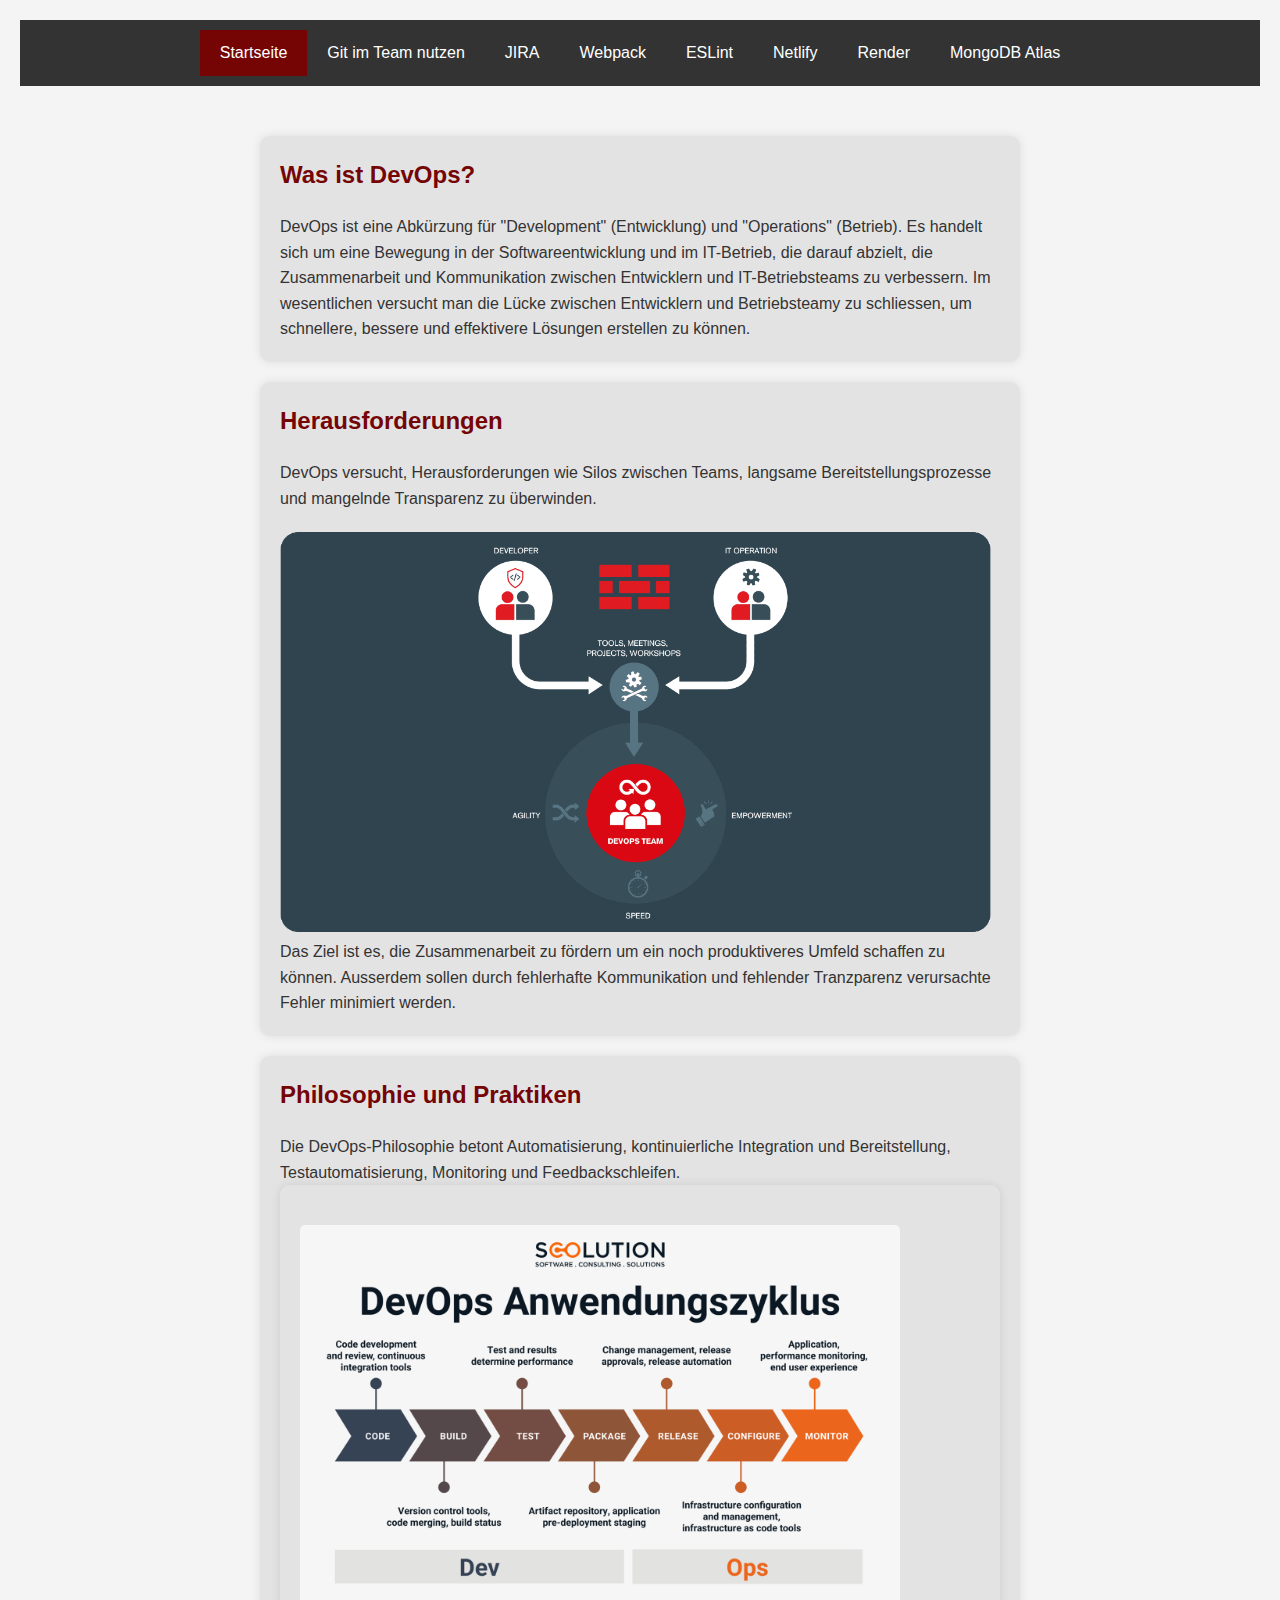
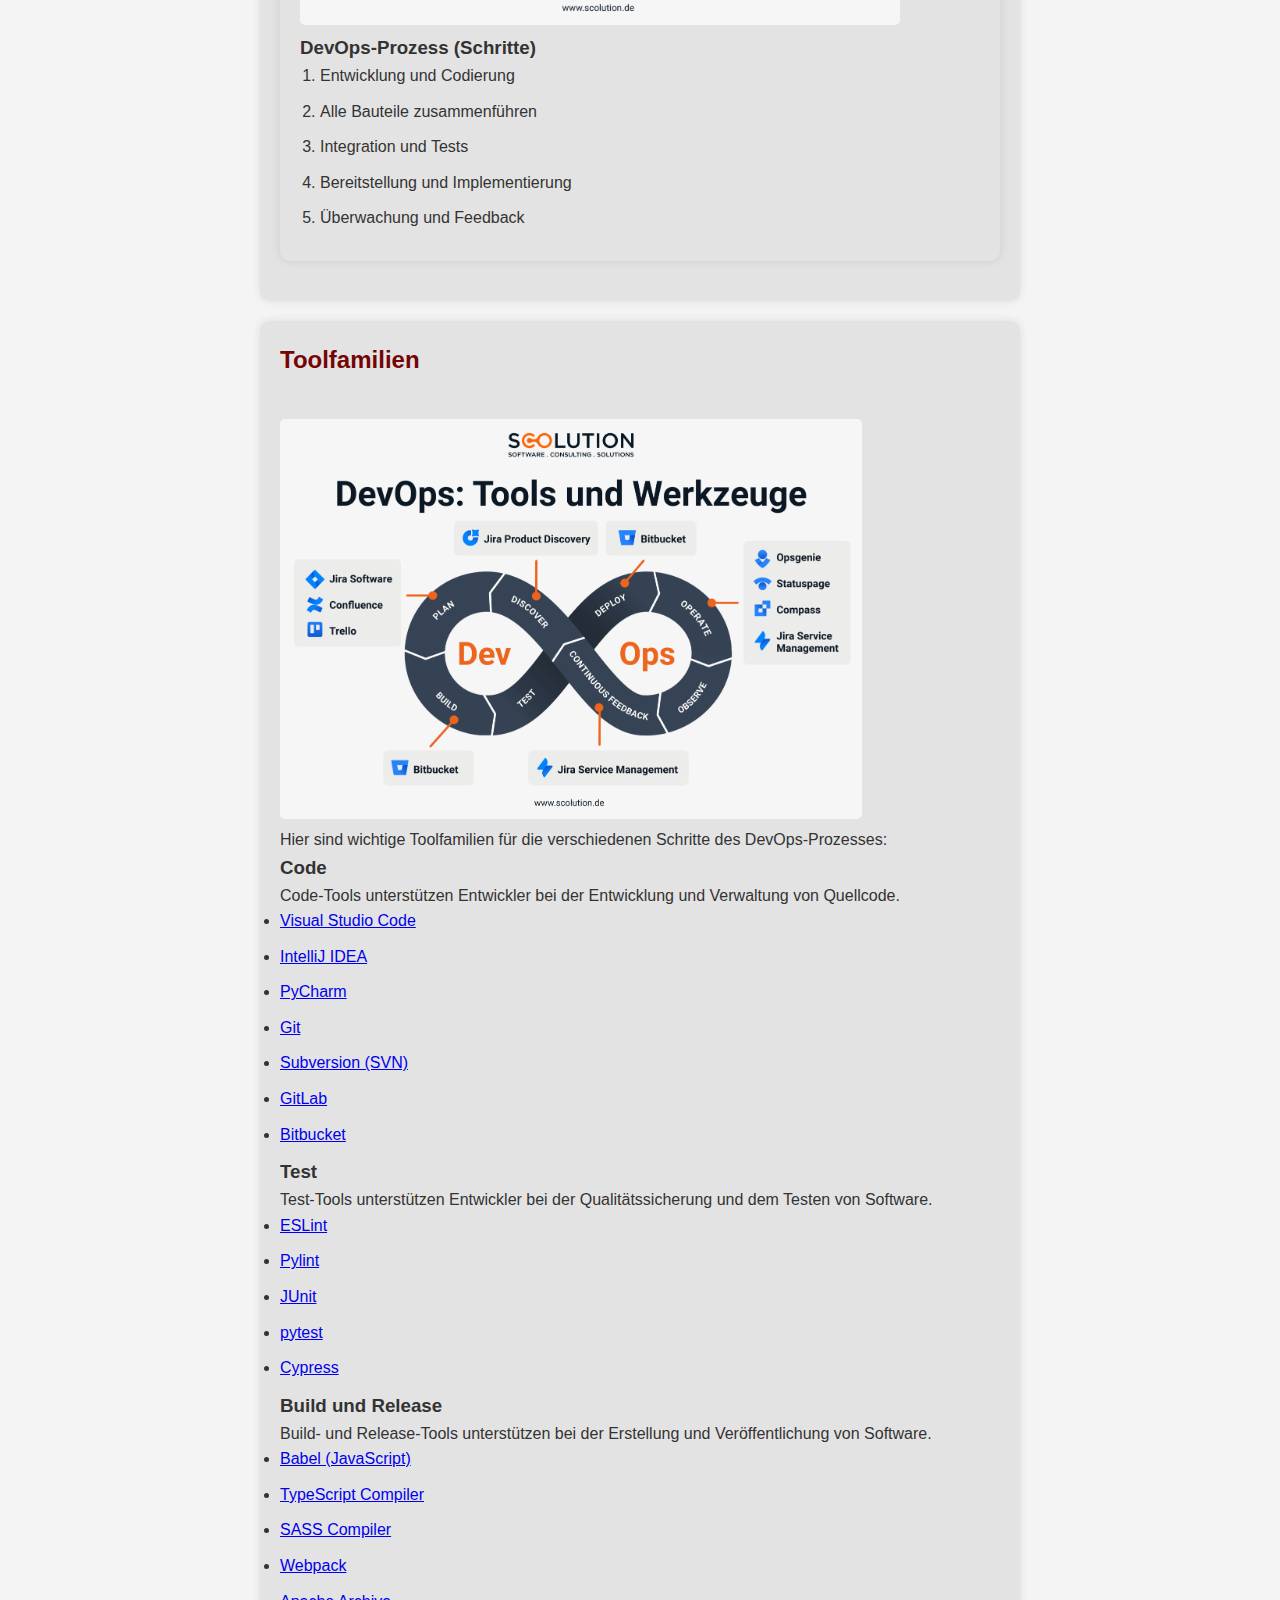
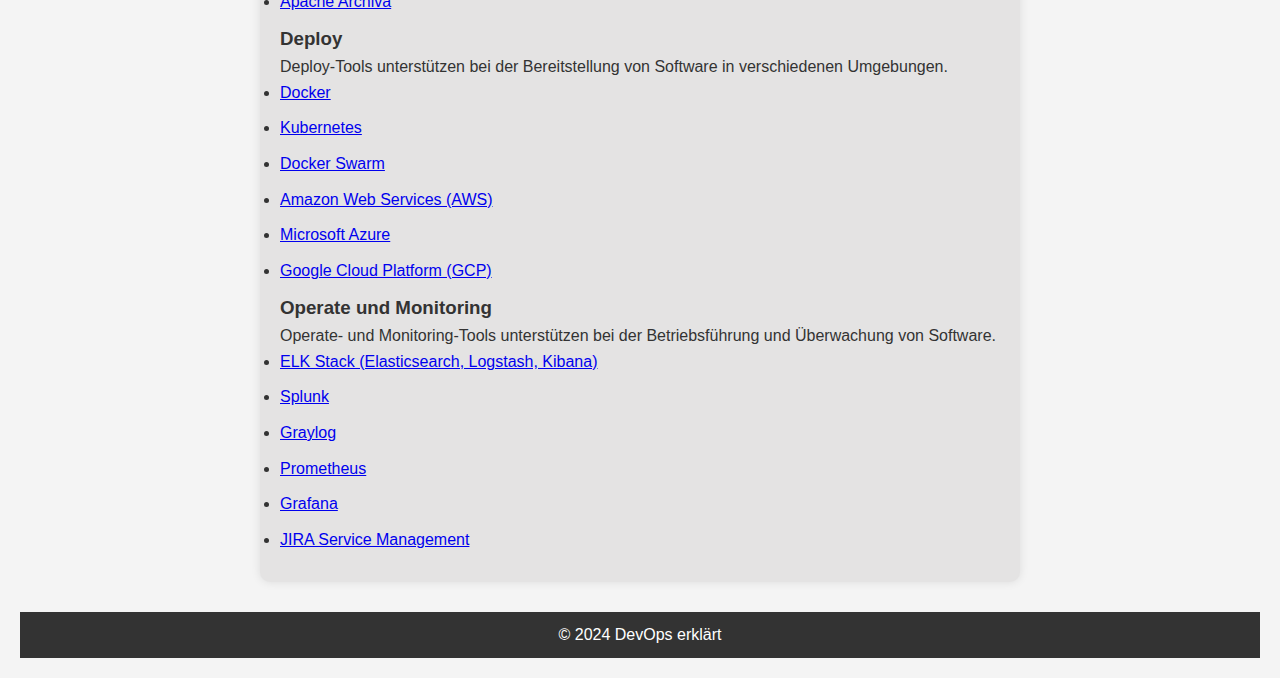
<file: index.html>
<!DOCTYPE html>
<html lang="de">
  <head>
    <meta charset="UTF-8" />
    <meta name="viewport" content="width=device-width, initial-scale=1.0" />
    <title>DevOps erklärt</title>
    <link rel="stylesheet" href="./styles/main.css" />
  </head>
  <body>
    <nav class="navbar">
      <a href="index.html" class="active">Startseite</a>
      <a href="git.html">Git im Team nutzen</a>
      <a href="jira.html">JIRA</a>
      <a href="webpack.html">Webpack</a>
      <a href="eslint.html">ESLint</a>
      <a href="netlify.html">Netlify</a>
      <a href="render.html">Render</a>
      <a href="mongodb-atlas.html">MongoDB Atlas</a>
    </nav>
    <div class="container">
      <section class="section-left-top" id="was-ist-devops">
        <h2>Was ist DevOps?</h2>
        <p>
          DevOps ist eine Abkürzung für "Development" (Entwicklung) und
          "Operations" (Betrieb). Es handelt sich um eine Bewegung in der
          Softwareentwicklung und im IT-Betrieb, die darauf abzielt, die
          Zusammenarbeit und Kommunikation zwischen Entwicklern und
          IT-Betriebsteams zu verbessern. Im wesentlichen versucht man die Lücke
          zwischen Entwicklern und Betriebsteamy zu schliessen, um schnellere,
          bessere und effektivere Lösungen erstellen zu können.
        </p>
      </section>
      <section class="section-right-top" id="herausforderungen">
        <h2>Herausforderungen</h2>
        <p>
          DevOps versucht, Herausforderungen wie Silos zwischen Teams, langsame
          Bereitstellungsprozesse und mangelnde Transparenz zu überwinden.
        </p>
        <img
          class="small-image"
          src="./resources/devops-challenges.png"
          alt="Wo Software gebraucht wird"
        />
        <p>
          Das Ziel ist es, die Zusammenarbeit zu fördern um ein noch
          produktiveres Umfeld schaffen zu können. Ausserdem sollen durch
          fehlerhafte Kommunikation und fehlender Tranzparenz verursachte Fehler
          minimiert werden.
        </p>
      </section>
      <section class="section-left-bottom" id="philosophie-praktiken">
        <h2>Philosophie und Praktiken</h2>
        <p>
          Die DevOps-Philosophie betont Automatisierung, kontinuierliche
          Integration und Bereitstellung, Testautomatisierung, Monitoring und
          Feedbackschleifen.
        </p>
        <section id="devops-prozess">
          <img
            class="small-image"
            src="./resources/devops-anwendungszyklus.png"
            alt="Wo Software gebraucht wird"
          />
          <h3>DevOps-Prozess (Schritte)</h3>
          <ol>
            <li>Entwicklung und Codierung</li>
            <li>Alle Bauteile zusammenführen</li>
            <li>Integration und Tests</li>
            <li>Bereitstellung und Implementierung</li>
            <li>Überwachung und Feedback</li>
          </ol>
        </section>
      </section>
      <section class="section-right-bottom" id="toolfamilien">
        <h2>Toolfamilien</h2>
        <img
          class="small-image"
          src="./resources/devops-tools-werkzeuge.png"
          alt="Wo Software gebraucht wird"
        />
        <p>
          Hier sind wichtige Toolfamilien für die verschiedenen Schritte des
          DevOps-Prozesses:
        </p>

        <h3>Code</h3>
        <p>
          Code-Tools unterstützen Entwickler bei der Entwicklung und Verwaltung
          von Quellcode.
        </p>
        <ul>
          <li>
            <a href="https://code.visualstudio.com/">Visual Studio Code</a>
          </li>
          <li><a href="https://www.jetbrains.com/idea/">IntelliJ IDEA</a></li>
          <li><a href="https://www.jetbrains.com/pycharm/">PyCharm</a></li>
          <li><a href="https://git-scm.com/">Git</a></li>
          <li><a href="https://subversion.apache.org/">Subversion (SVN)</a></li>
          <li><a href="https://about.gitlab.com/">GitLab</a></li>
          <li><a href="https://bitbucket.org/">Bitbucket</a></li>
        </ul>

        <h3>Test</h3>
        <p>
          Test-Tools unterstützen Entwickler bei der Qualitätssicherung und dem
          Testen von Software.
        </p>
        <ul>
          <li><a href="https://eslint.org/">ESLint</a></li>
          <li><a href="https://www.pylint.org/">Pylint</a></li>
          <li><a href="https://junit.org/">JUnit</a></li>
          <li><a href="https://docs.pytest.org/en/stable/">pytest</a></li>
          <li><a href="https://www.cypress.io/">Cypress</a></li>
        </ul>

        <h3>Build und Release</h3>
        <p>
          Build- und Release-Tools unterstützen bei der Erstellung und
          Veröffentlichung von Software.
        </p>
        <ul>
          <li><a href="https://babeljs.io/">Babel (JavaScript)</a></li>
          <li>
            <a href="https://www.typescriptlang.org/">TypeScript Compiler</a>
          </li>
          <li><a href="https://sass-lang.com/">SASS Compiler</a></li>
          <li><a href="https://webpack.js.org/">Webpack</a></li>
          <li><a href="https://archiva.apache.org/">Apache Archiva</a></li>
        </ul>

        <h3>Deploy</h3>
        <p>
          Deploy-Tools unterstützen bei der Bereitstellung von Software in
          verschiedenen Umgebungen.
        </p>
        <ul>
          <li><a href="https://www.docker.com/">Docker</a></li>
          <li><a href="https://kubernetes.io/">Kubernetes</a></li>
          <li><a href="https://docs.docker.com/swarm/">Docker Swarm</a></li>
          <li>
            <a href="https://aws.amazon.com/">Amazon Web Services (AWS)</a>
          </li>
          <li><a href="https://azure.microsoft.com/">Microsoft Azure</a></li>
          <li>
            <a href="https://cloud.google.com/">Google Cloud Platform (GCP)</a>
          </li>
        </ul>

        <h3>Operate und Monitoring</h3>
        <p>
          Operate- und Monitoring-Tools unterstützen bei der Betriebsführung und
          Überwachung von Software.
        </p>
        <ul>
          <li>
            <a href="https://www.elastic.co/elk-stack"
              >ELK Stack (Elasticsearch, Logstash, Kibana)</a
            >
          </li>
          <li><a href="https://www.splunk.com/">Splunk</a></li>
          <li><a href="https://www.graylog.org/">Graylog</a></li>
          <li><a href="https://prometheus.io/">Prometheus</a></li>
          <li><a href="https://grafana.com/">Grafana</a></li>
          <li>
            <a href="https://www.atlassian.com/software/jira/service-management"
              >JIRA Service Management</a
            >
          </li>
        </ul>
      </section>
    </div>
    <footer>
      <p>&copy; 2024 DevOps erklärt</p>
    </footer>
  </body>
</html>
</file>
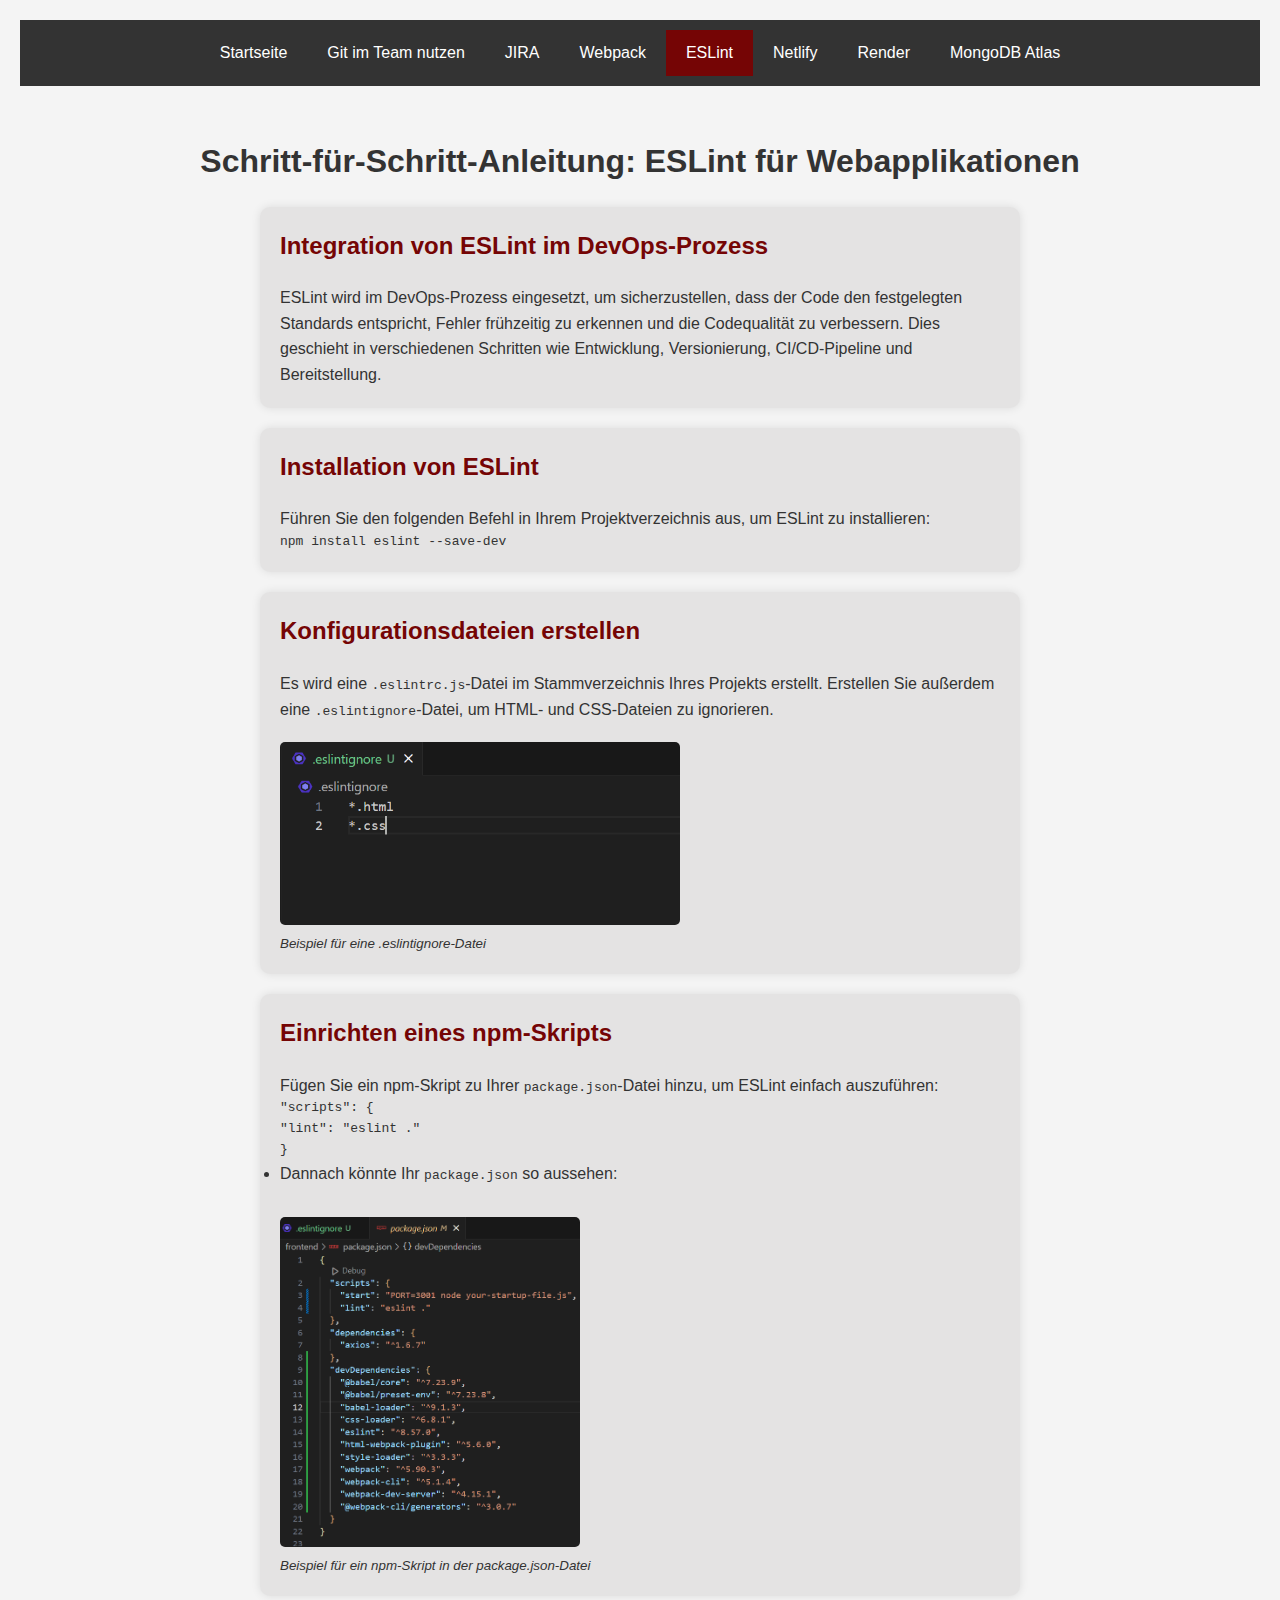
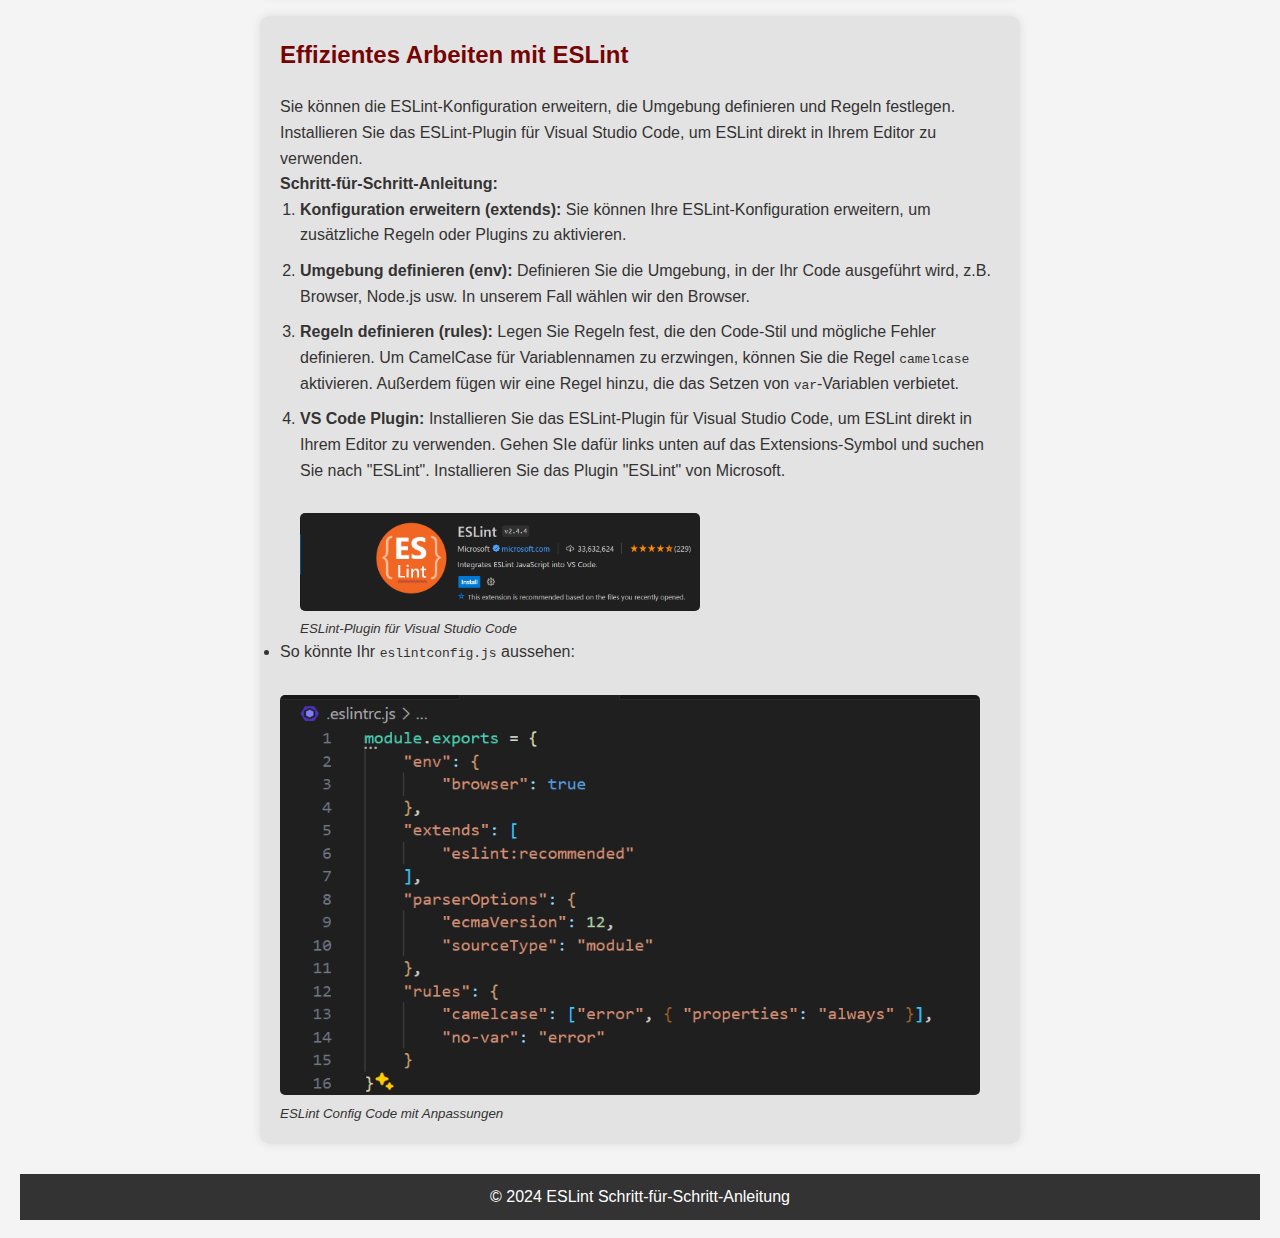
<file: eslint.html>
<!DOCTYPE html>
<html lang="de">
  <head>
    <meta charset="UTF-8" />
    <meta name="viewport" content="width=device-width, initial-scale=1.0" />
    <title>ESLint Schritt-für-Schritt-Anleitung</title>
    <link rel="stylesheet" href="./styles/main.css" />
  </head>
  <body>
    <nav class="navbar">
      <a href="index.html">Startseite</a>
      <a href="git.html">Git im Team nutzen</a>
      <a href="jira.html">JIRA</a>
      <a href="webpack.html">Webpack</a>
      <a href="eslint.html" class="active">ESLint</a>
      <a href="netlify.html">Netlify</a>
      <a href="render.html">Render</a>
      <a href="mongodb-atlas.html">MongoDB Atlas</a>
    </nav>

    <h1>Schritt-für-Schritt-Anleitung: ESLint für Webapplikationen</h1>

    <div class="container">
      <section>
        <h2>Integration von ESLint im DevOps-Prozess</h2>
        <p>
          ESLint wird im DevOps-Prozess eingesetzt, um sicherzustellen, dass der
          Code den festgelegten Standards entspricht, Fehler frühzeitig zu
          erkennen und die Codequalität zu verbessern. Dies geschieht in
          verschiedenen Schritten wie Entwicklung, Versionierung, CI/CD-Pipeline
          und Bereitstellung.
        </p>
      </section>
      <section>
        <h2>Installation von ESLint</h2>
        <p>
          Führen Sie den folgenden Befehl in Ihrem Projektverzeichnis aus, um
          ESLint zu installieren:
        </p>
        <pre><code>npm install eslint --save-dev</code></pre>
      </section>

      <section>
        <h2>Konfigurationsdateien erstellen</h2>
        <p>
          Es wird eine <code>.eslintrc.js</code>-Datei im Stammverzeichnis Ihres
          Projekts erstellt. Erstellen Sie außerdem eine
          <code>.eslintignore</code>-Datei, um HTML- und CSS-Dateien zu
          ignorieren.
        </p>
        <img
          src="/resources/eslintignore.png"
          alt="ESLint-Ignore"
          width="400"
          height="auto"
        />
        <figure>Beispiel für eine .eslintignore-Datei</figure>
      </section>

      <section>
        <h2>Einrichten eines npm-Skripts</h2>
        <p>
          Fügen Sie ein npm-Skript zu Ihrer <code>package.json</code>-Datei
          hinzu, um ESLint einfach auszuführen:
        </p>
        <pre><code>"scripts": {
"lint": "eslint ."
}</code></pre>
        <li>Dannach könnte Ihr <code>package.json</code> so aussehen:</li>
        <img
          src="/resources/eslintscript.png"
          alt="package.json"
          width="300"
          height="auto"
        />
        <figure>Beispiel für ein npm-Skript in der package.json-Datei</figure>
      </section>

      <section>
        <h2>Effizientes Arbeiten mit ESLint</h2>
        <p>
          Sie können die ESLint-Konfiguration erweitern, die Umgebung definieren
          und Regeln festlegen. Installieren Sie das ESLint-Plugin für Visual
          Studio Code, um ESLint direkt in Ihrem Editor zu verwenden.
        </p>
        <p><strong>Schritt-für-Schritt-Anleitung:</strong></p>
        <ol>
          <li>
            <strong>Konfiguration erweitern (extends):</strong> Sie können Ihre
            ESLint-Konfiguration erweitern, um zusätzliche Regeln oder Plugins
            zu aktivieren.
          </li>
          <li>
            <strong>Umgebung definieren (env):</strong> Definieren Sie die
            Umgebung, in der Ihr Code ausgeführt wird, z.B. Browser, Node.js
            usw. In unserem Fall wählen wir den Browser.
          </li>
          <li>
            <strong>Regeln definieren (rules):</strong> Legen Sie Regeln fest,
            die den Code-Stil und mögliche Fehler definieren. Um CamelCase für
            Variablennamen zu erzwingen, können Sie die Regel
            <code>camelcase</code> aktivieren. Außerdem fügen wir eine Regel
            hinzu, die das Setzen von <code>var</code>-Variablen verbietet.
          </li>
          <li>
            <strong>VS Code Plugin:</strong> Installieren Sie das ESLint-Plugin
            für Visual Studio Code, um ESLint direkt in Ihrem Editor zu
            verwenden. Gehen SIe dafür links unten auf das Extensions-Symbol und
            suchen Sie nach "ESLint". Installieren Sie das Plugin "ESLint" von
            Microsoft.
          </li>
          <img
            src="/resources/eslintextension.png"
            alt="ESLint VS Code Plugin"
            width="400"
          />
          <figure>ESLint-Plugin für Visual Studio Code</figure>
        </ol>
        <li>So könnte Ihr <code>eslintconfig.js</code> aussehen:</li>
        <img
          src="/resources/eslintconfig.png"
          alt="ESLint Konfiguration"
          width="700"
        />
        <figure>ESLint Config Code mit Anpassungen</figure>
      </section>
    </div>

    <footer>
      <p>© 2024 ESLint Schritt-für-Schritt-Anleitung</p>
    </footer>
  </body>
</html>
</file>
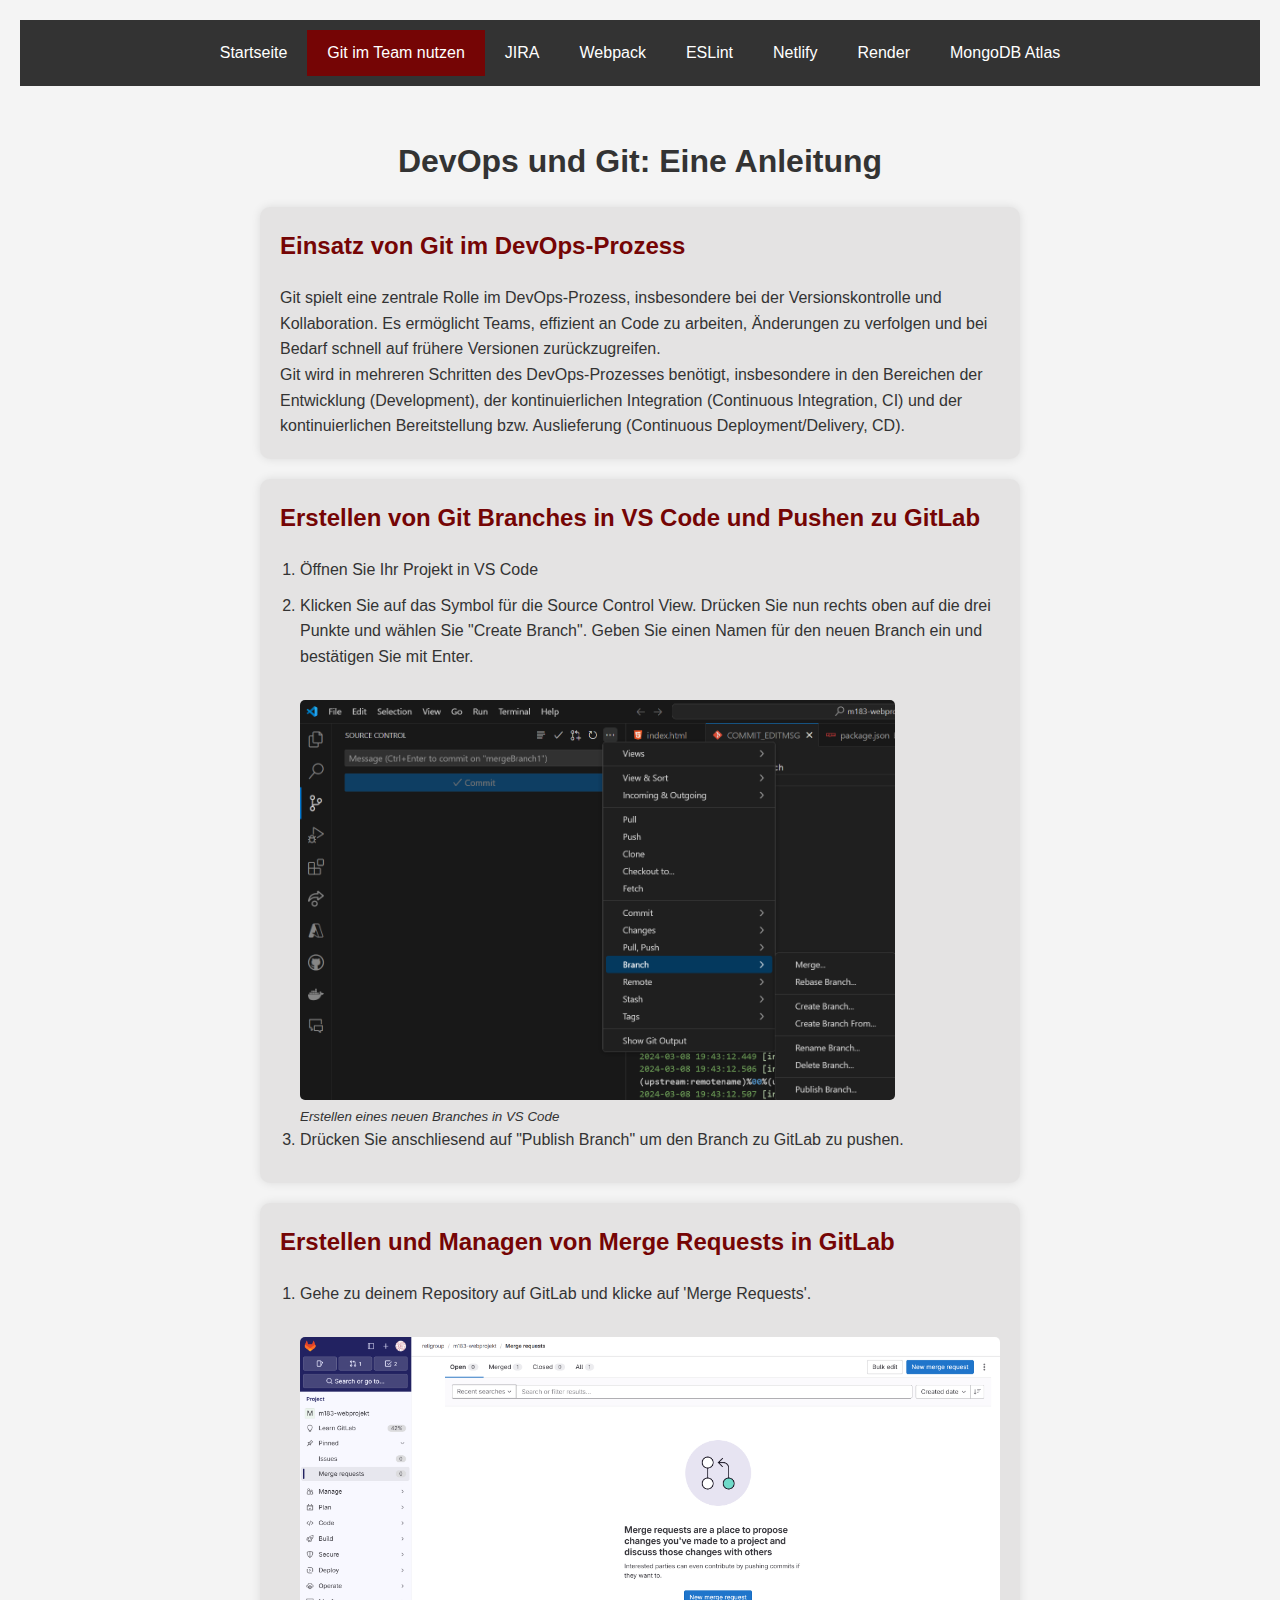
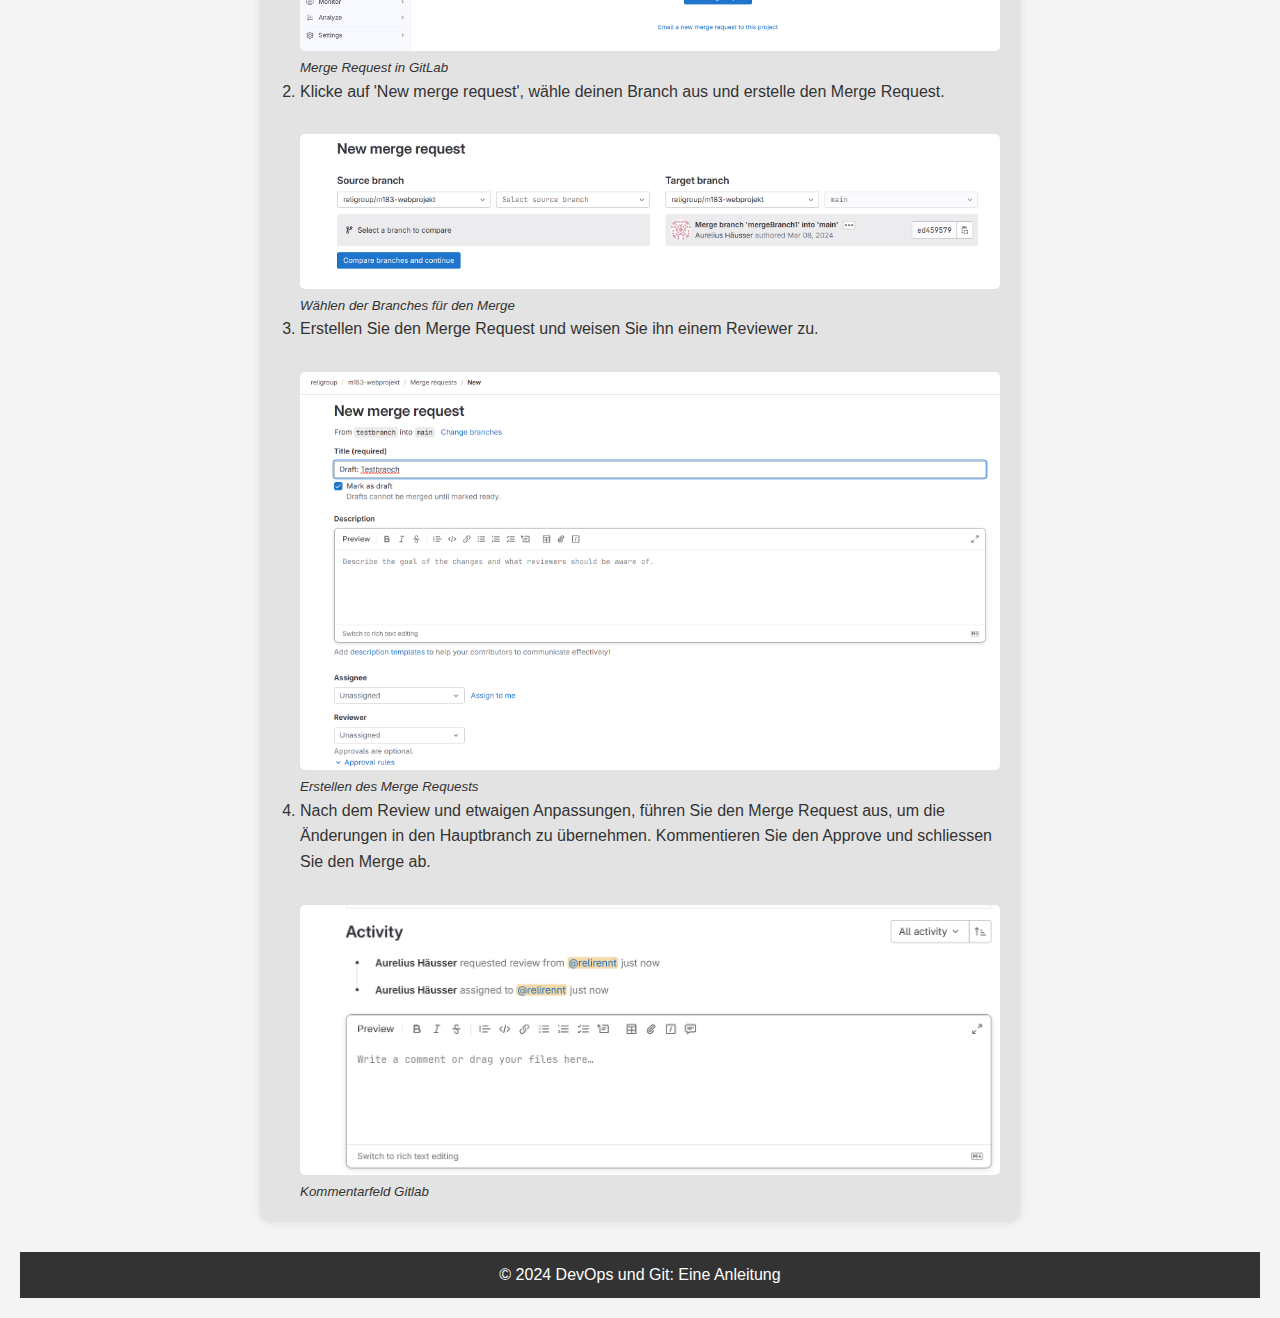
<file: git.html>
<!DOCTYPE html>
<html lang="de">
  <head>
    <meta charset="UTF-8" />
    <meta name="viewport" content="width=device-width, initial-scale=1.0" />
    <title>DevOps und Git: Eine Anleitung</title>
    <link rel="stylesheet" href="./styles/main.css" />
  </head>
  <body>
    <nav class="navbar">
      <a href="index.html">Startseite</a>
      <a href="git.html" class="active">Git im Team nutzen</a>
      <a href="jira.html">JIRA</a>
      <a href="webpack.html">Webpack</a>
      <a href="eslint.html">ESLint</a>
      <a href="netlify.html">Netlify</a>
      <a href="render.html">Render</a>
      <a href="mongodb-atlas.html">MongoDB Atlas</a>
    </nav>
    <div class="container">
      <h1>DevOps und Git: Eine Anleitung</h1>

      <section id="git-im-devops">
        <h2>Einsatz von Git im DevOps-Prozess</h2>
        <p>
          Git spielt eine zentrale Rolle im DevOps-Prozess, insbesondere bei der
          Versionskontrolle und Kollaboration. Es ermöglicht Teams, effizient an
          Code zu arbeiten, Änderungen zu verfolgen und bei Bedarf schnell auf
          frühere Versionen zurückzugreifen.<br />
          Git wird in mehreren Schritten des DevOps-Prozesses benötigt,
          insbesondere in den Bereichen der Entwicklung (Development), der
          kontinuierlichen Integration (Continuous Integration, CI) und der
          kontinuierlichen Bereitstellung bzw. Auslieferung (Continuous
          Deployment/Delivery, CD).
        </p>
      </section>

      <section id="git-branches">
        <h2>Erstellen von Git Branches in VS Code und Pushen zu GitLab</h2>
        <ol>
          <li>Öffnen Sie Ihr Projekt in VS Code</li>
          <li>
            Klicken Sie auf das Symbol für die Source Control View. Drücken Sie
            nun rechts oben auf die drei Punkte und wählen Sie "Create Branch".
            Geben Sie einen Namen für den neuen Branch ein und bestätigen Sie
            mit Enter.
          </li>
          <figure>
            <img
              src="/resources/create-branch1.png"
              alt="Erstellen eines neuen Branches in VS Code"
            />
            <figcaption>Erstellen eines neuen Branches in VS Code</figcaption>
          </figure>

          <li>
            Drücken Sie anschliesend auf "Publish Branch" um den Branch zu
            GitLab zu pushen.
          </li>
        </ol>
      </section>

      <section id="gitlab-merge-requests">
        <h2>Erstellen und Managen von Merge Requests in GitLab</h2>
        <ol>
          <li>
            Gehe zu deinem Repository auf GitLab und klicke auf 'Merge
            Requests'.
          </li>
          <figure>
            <img
              src="/resources/merge-request1.png"
              alt="Merge Request in GitLab"
            />
            <figcaption>Merge Request in GitLab</figcaption>
          </figure>
          <li>
            Klicke auf 'New merge request', wähle deinen Branch aus und erstelle
            den Merge Request.
          </li>
          <figure>
            <img
              src="/resources/merge-request2.png"
              alt="Merge Request in GitLab"
            />
            <figcaption>Wählen der Branches für den Merge</figcaption>
          </figure>
          <li>
            Erstellen Sie den Merge Request und weisen Sie ihn einem Reviewer
            zu.
          </li>
          <figure>
            <img
              src="/resources/merge-request3.png"
              alt="Merge Request in GitLab"
            />
            <figcaption>Erstellen des Merge Requests</figcaption>
          </figure>
          <li>
            Nach dem Review und etwaigen Anpassungen, führen Sie den Merge
            Request aus, um die Änderungen in den Hauptbranch zu übernehmen.
            Kommentieren Sie den Approve und schliessen Sie den Merge ab.
          </li>
          <figure>
            <img
              src="/resources/merge-request4.png"
              alt="Merge Request in GitLab"
            />
            <figcaption>Kommentarfeld Gitlab</figcaption>
          </figure>
        </ol>
      </section>
    </div>
    <footer>
      <p>© 2024 DevOps und Git: Eine Anleitung</p>
    </footer>
  </body>
</html>
</file>
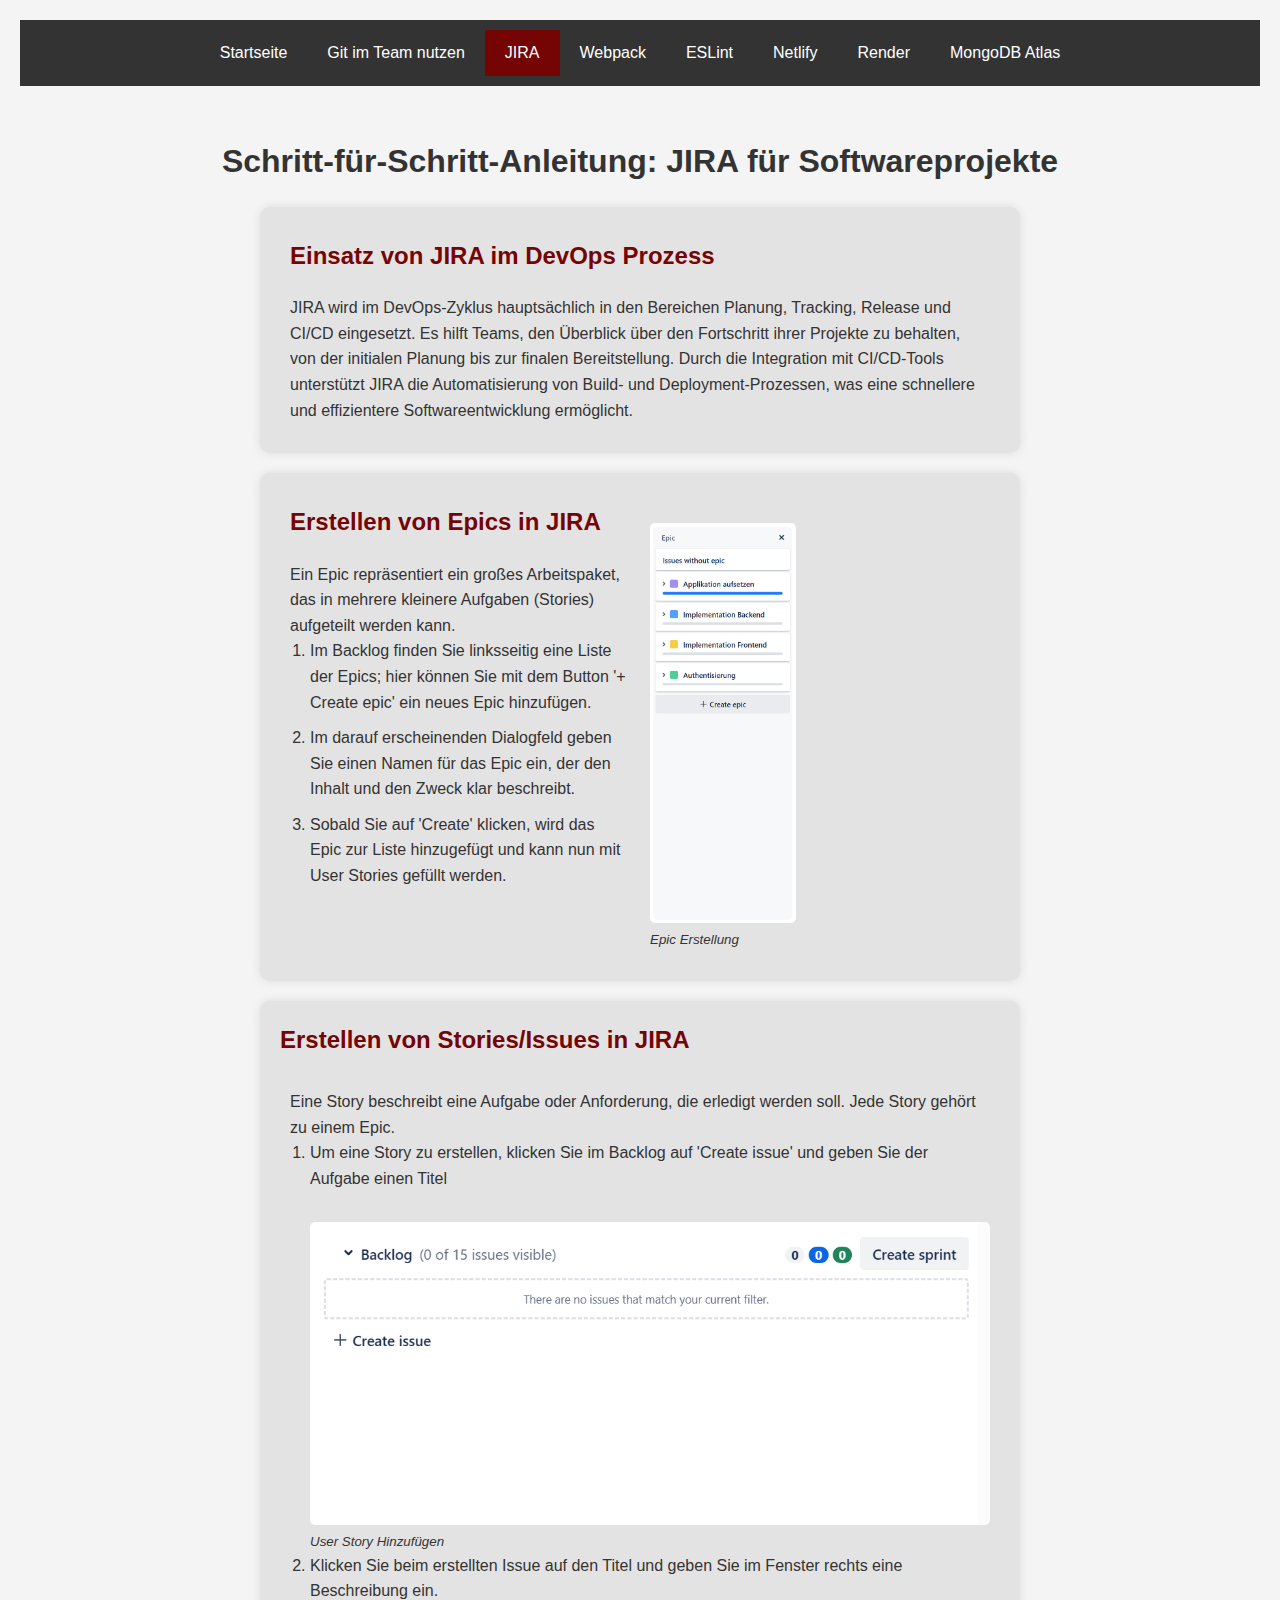
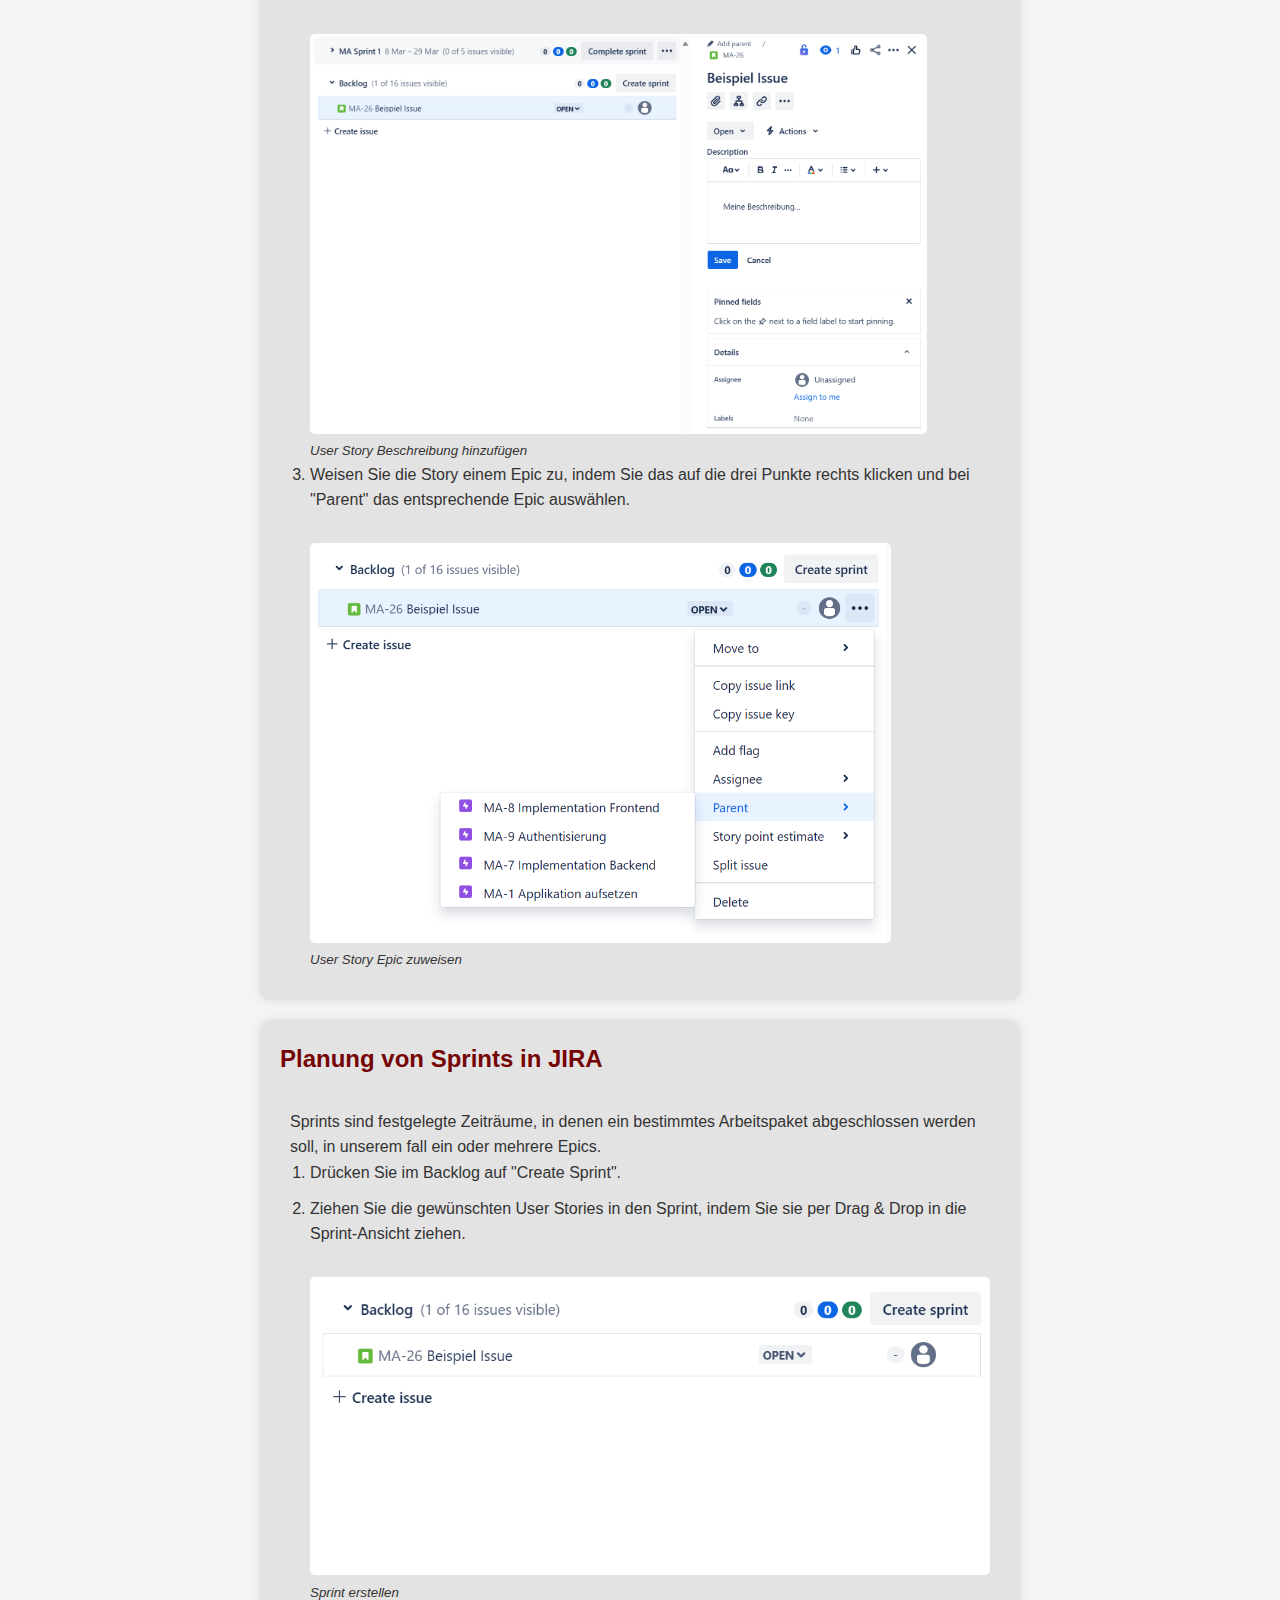
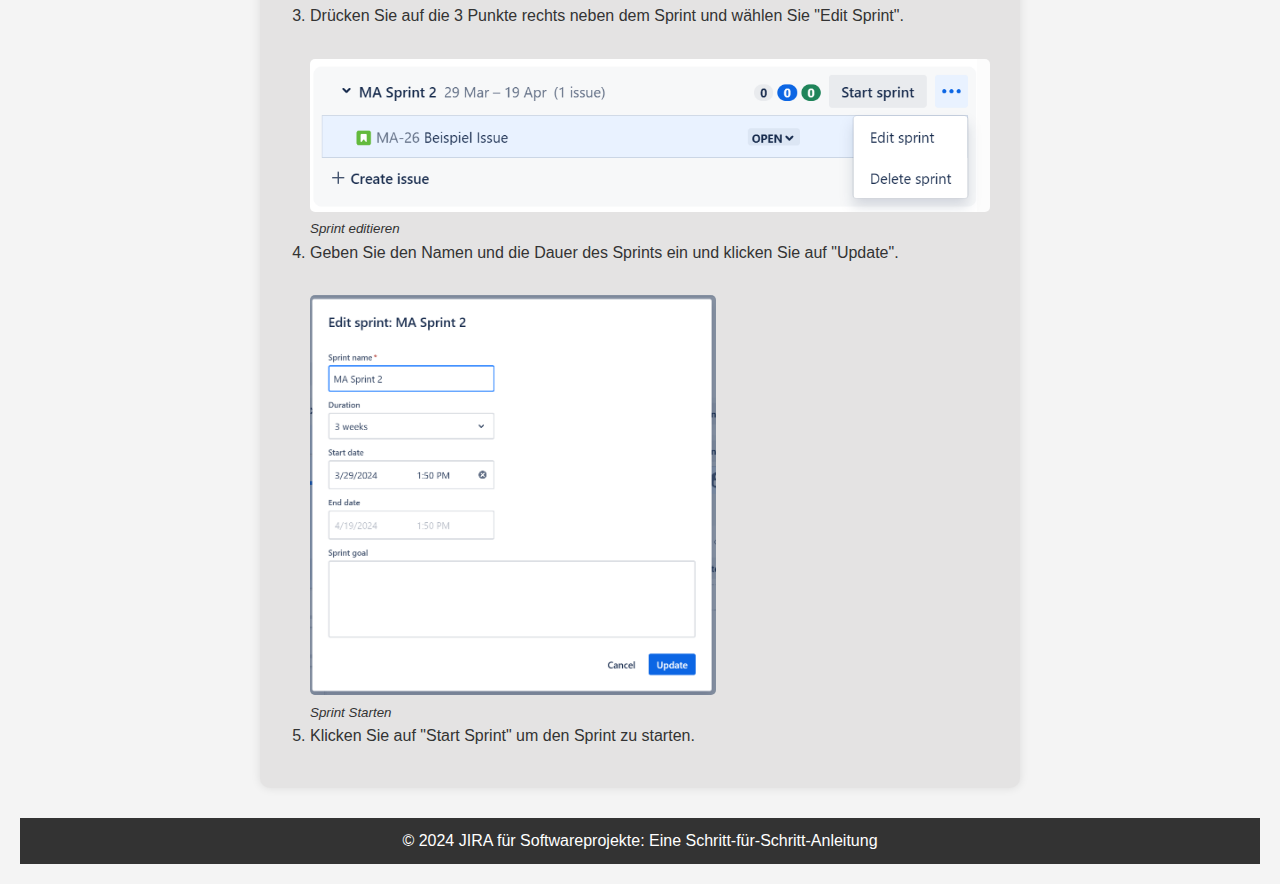
<file: jira.html>
<!DOCTYPE html>
<html lang="de">
  <head>
    <meta charset="UTF-8" />
    <meta name="viewport" content="width=device-width, initial-scale=1.0" />
    <title>JIRA Anleitung: Epics, Stories und Sprints</title>
    <link rel="stylesheet" href="./styles/main.css" />
  </head>
  <body>
    <nav class="navbar">
      <a href="index.html">Startseite</a>
      <a href="git.html">Git im Team nutzen</a>
      <a href="jira.html" class="active">JIRA</a>
      <a href="webpack.html">Webpack</a>
      <a href="eslint.html">ESLint</a>
      <a href="netlify.html">Netlify</a>
      <a href="render.html">Render</a>
      <a href="mongodb-atlas.html">MongoDB Atlas</a>
    </nav>

    <h1>Schritt-für-Schritt-Anleitung: JIRA für Softwareprojekte</h1>

    <div class="container">
      <section id="was-ist-jira" class="flex-container">
        <div class="instruction-container">
          <h2>Einsatz von JIRA im DevOps Prozess</h2>
          <p>
            JIRA wird im DevOps-Zyklus hauptsächlich in den Bereichen Planung,
            Tracking, Release und CI/CD eingesetzt. Es hilft Teams, den
            Überblick über den Fortschritt ihrer Projekte zu behalten, von der
            initialen Planung bis zur finalen Bereitstellung. Durch die
            Integration mit CI/CD-Tools unterstützt JIRA die Automatisierung von
            Build- und Deployment-Prozessen, was eine schnellere und
            effizientere Softwareentwicklung ermöglicht.
          </p>
        </div>
      </section>
    </div>
    <div class="container">
      <section id="epics" class="flex-container">
        <div class="instruction-container">
          <h2>Erstellen von Epics in JIRA</h2>
          <p>
            Ein Epic repräsentiert ein großes Arbeitspaket, das in mehrere
            kleinere Aufgaben (Stories) aufgeteilt werden kann.
          </p>
          <ol>
            <li>
              Im Backlog finden Sie linksseitig eine Liste der Epics; hier
              können Sie mit dem Button '+ Create epic' ein neues Epic
              hinzufügen.
            </li>
            <li>
              Im darauf erscheinenden Dialogfeld geben Sie einen Namen für das
              Epic ein, der den Inhalt und den Zweck klar beschreibt.
            </li>
            <li>
              Sobald Sie auf 'Create' klicken, wird das Epic zur Liste
              hinzugefügt und kann nun mit User Stories gefüllt werden.
            </li>
          </ol>
        </div>

        <div class="image-container">
          <figure>
            <img
              src="/resources/create-epic.png"
              alt="Epic Erstellung in JIRA"
            />
            <figcaption>Epic Erstellung</figcaption>
          </figure>
        </div>
      </section>
      <section id="stories">
        <h2>Erstellen von Stories/Issues in JIRA</h2>
        <div class="instruction-container">
          <p>
            Eine Story beschreibt eine Aufgabe oder Anforderung, die erledigt
            werden soll. Jede Story gehört zu einem Epic.
          </p>
          <ol>
            <li>
              Um eine Story zu erstellen, klicken Sie im Backlog auf 'Create
              issue' und geben Sie der Aufgabe einen Titel
            </li>
            <figure>
              <img
                src="/resources/create-story1.png"
                alt="User Story Hinzufügen in JIRA"
              />
              <figcaption>User Story Hinzufügen</figcaption>
            </figure>
            <li>
              Klicken Sie beim erstellten Issue auf den Titel und geben Sie im
              Fenster rechts eine Beschreibung ein.
            </li>
            <figure>
              <img
                src="/resources/create-story2.png"
                alt="User Story Beschreibung hinzufügen in JIRA"
              />
              <figcaption>User Story Beschreibung hinzufügen</figcaption>
            </figure>
            <li>
              Weisen Sie die Story einem Epic zu, indem Sie das auf die drei
              Punkte rechts klicken und bei "Parent" das entsprechende Epic
              auswählen.
            </li>
            <figure>
              <img
                src="/resources/create-story3.png"
                alt="User Story Epic zuweisen in JIRA"
              />
              <figcaption>User Story Epic zuweisen</figcaption>
            </figure>
          </ol>
        </div>
      </section>

      <section id="sprints">
        <h2>Planung von Sprints in JIRA</h2>
        <div class="instruction-container">
          <p>
            Sprints sind festgelegte Zeiträume, in denen ein bestimmtes
            Arbeitspaket abgeschlossen werden soll, in unserem fall ein oder
            mehrere Epics.
          </p>
          <ol>
            <li>Drücken Sie im Backlog auf "Create Sprint".</li>

            <li>
              Ziehen Sie die gewünschten User Stories in den Sprint, indem Sie
              sie per Drag & Drop in die Sprint-Ansicht ziehen.
            </li>
            <figure>
              <img
                src="/resources/create-sprint1.png"
                alt="Sprint Planung in JIRA"
              />
              <figcaption>Sprint erstellen</figcaption>
            </figure>
            <li>
              Drücken Sie auf die 3 Punkte rechts neben dem Sprint und wählen
              Sie "Edit Sprint".
            </li>
            <figure>
              <img
                src="/resources/create-sprint2.png"
                alt="Sprint Planung in JIRA"
              />
              <figcaption>Sprint editieren</figcaption>
            </figure>
            <li>
              Geben Sie den Namen und die Dauer des Sprints ein und klicken Sie
              auf "Update".
            </li>
            <figure>
              <img
                src="/resources/create-sprint3.png"
                alt="Sprint Planung in JIRA"
              />
              <figcaption>Sprint Starten</figcaption>
            </figure>
            <li>Klicken Sie auf "Start Sprint" um den Sprint zu starten.</li>
          </ol>
        </div>
      </section>
    </div>

    <footer>
      <p>
        © 2024 JIRA für Softwareprojekte: Eine Schritt-für-Schritt-Anleitung
      </p>
    </footer>
  </body>
</html>
</file>
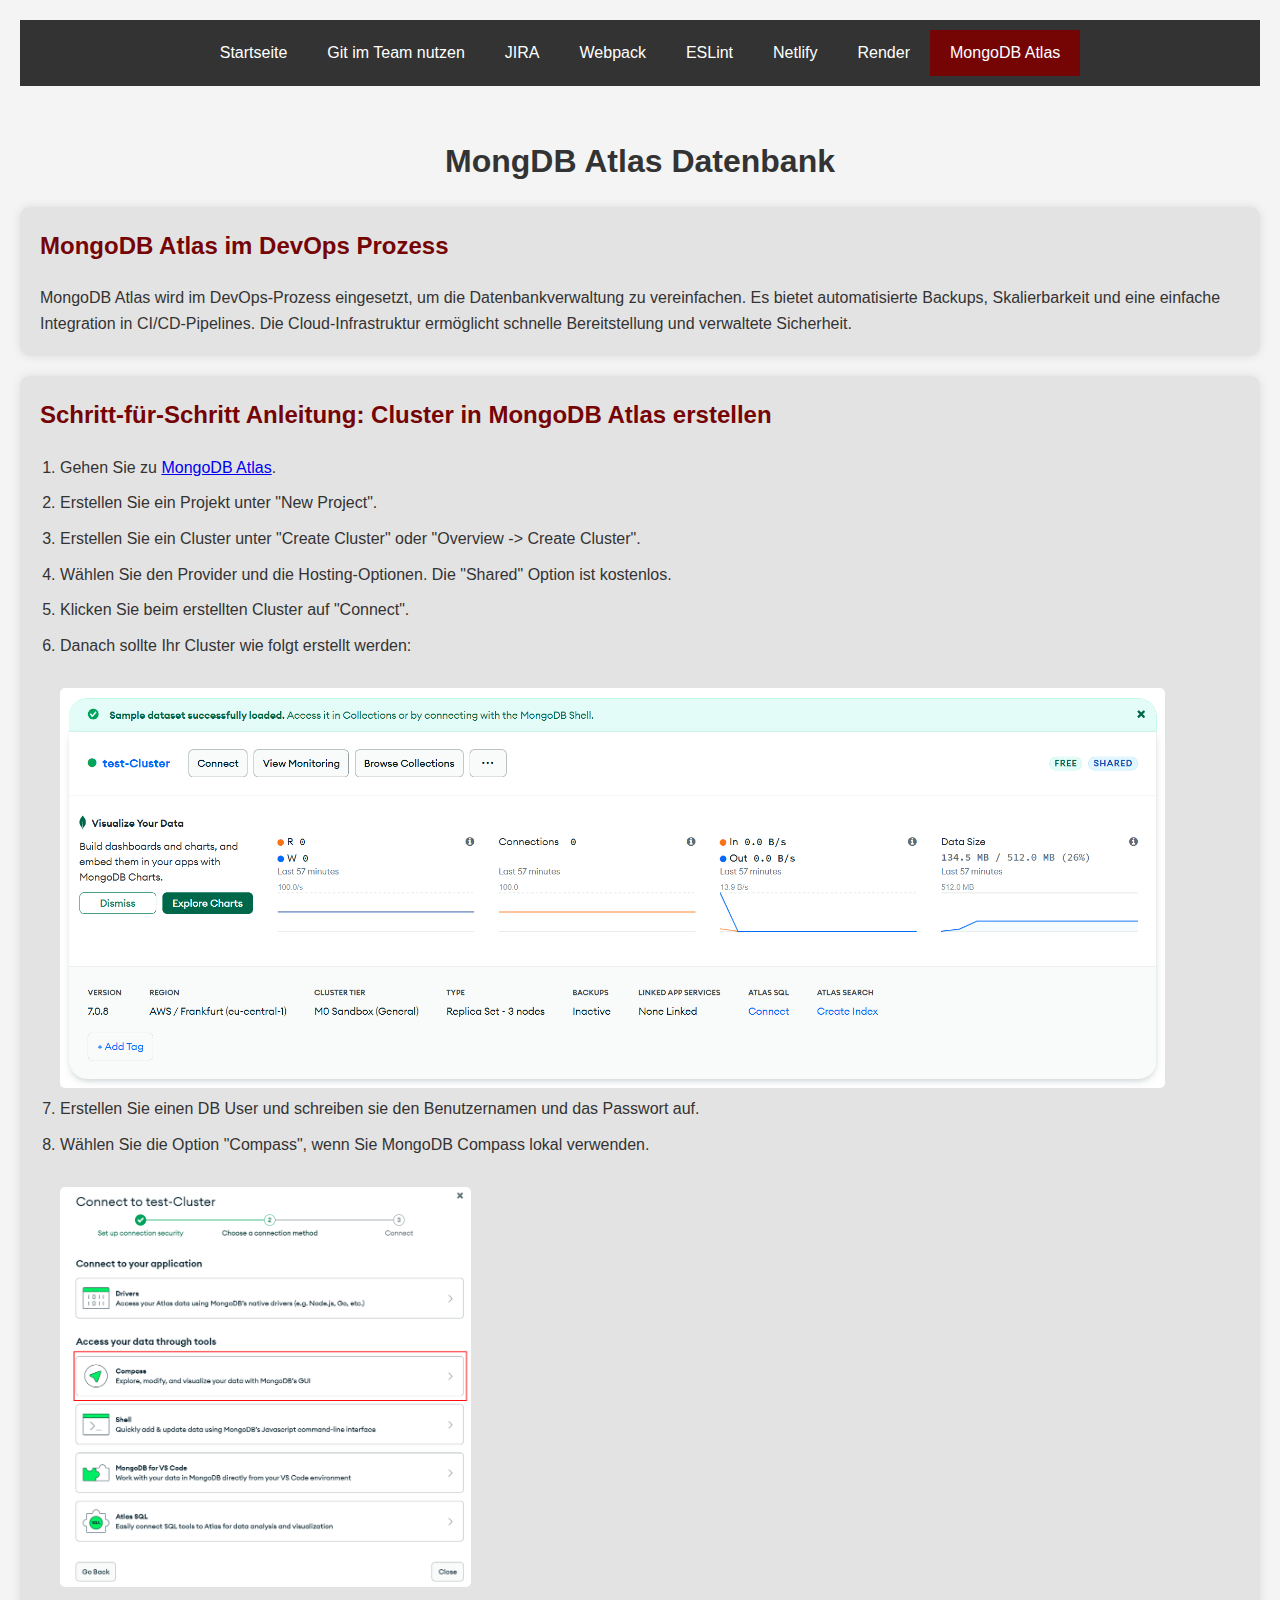
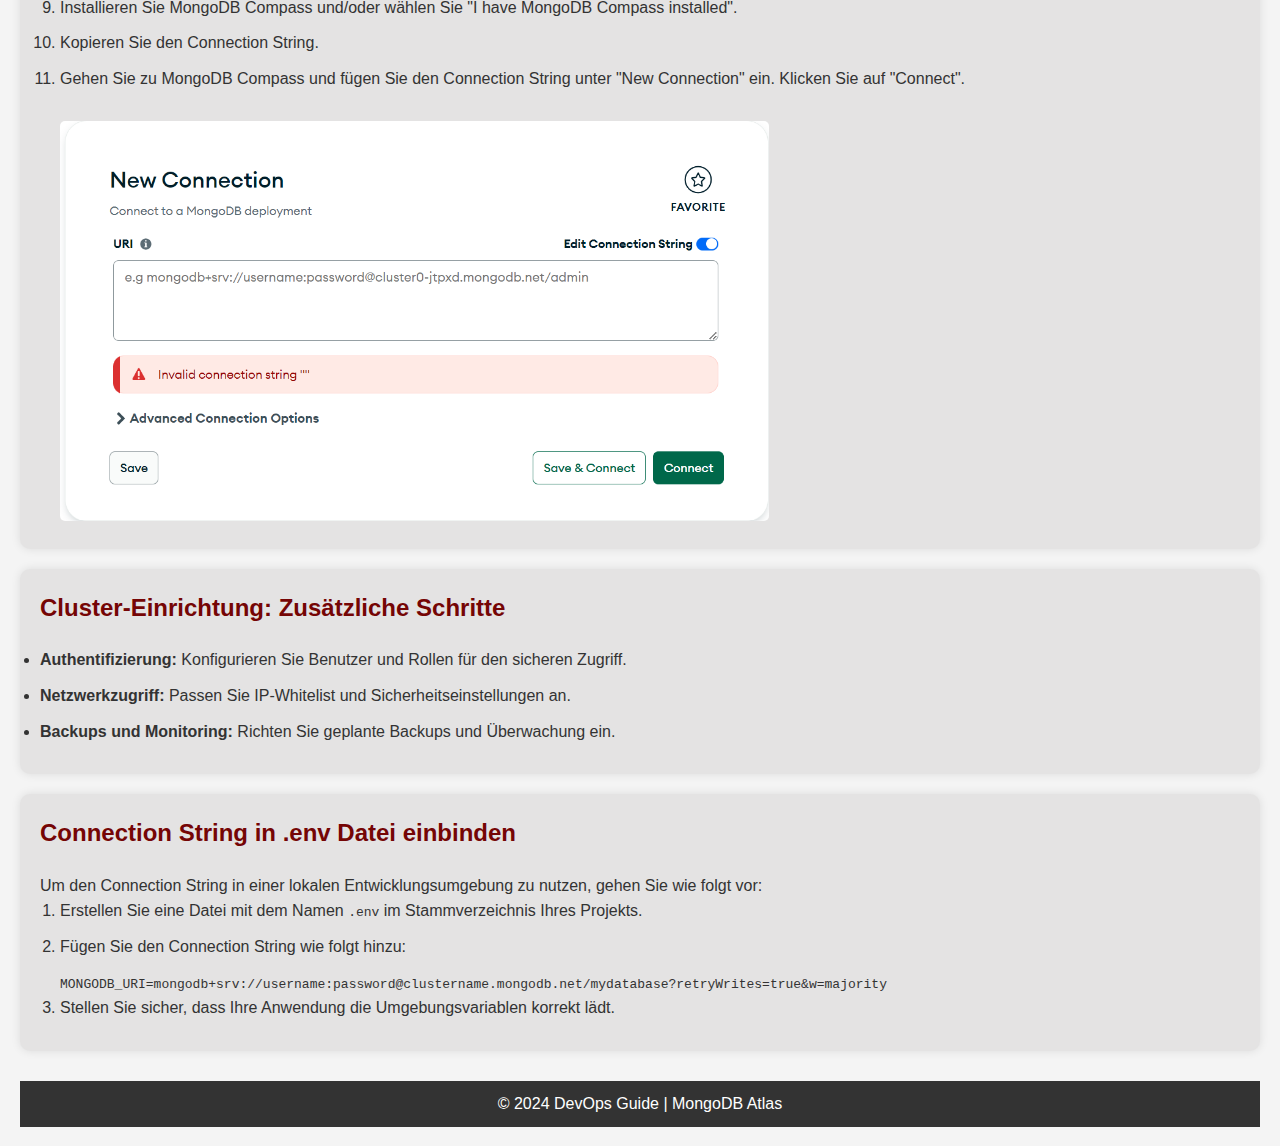
<file: mongodb-atlas.html>
<!DOCTYPE html>
<html lang="de">
  <head>
    <meta charset="UTF-8" />
    <meta name="viewport" content="width=device-width, initial-scale=1.0" />
    <title>MongoDB Atlas - DevOps Guide</title>
    <link rel="stylesheet" href="styles/main.css" />
  </head>
  <body>
    <div class="navbar">
      <a href="index.html">Startseite</a>
      <a href="git.html">Git im Team nutzen</a>
      <a href="jira.html">JIRA</a>
      <a href="webpack.html">Webpack</a>
      <a href="eslint.html">ESLint</a>
      <a href="netlify.html">Netlify</a>
      <a href="render.html">Render</a>
      <a href="mongodb-atlas.html" class="active">MongoDB Atlas</a>
    </div>

    <h1>MongDB Atlas Datenbank</h1>
    <section>
      <h2>MongoDB Atlas im DevOps Prozess</h2>
      <p>
        MongoDB Atlas wird im DevOps-Prozess eingesetzt, um die
        Datenbankverwaltung zu vereinfachen. Es bietet automatisierte Backups,
        Skalierbarkeit und eine einfache Integration in CI/CD-Pipelines. Die
        Cloud-Infrastruktur ermöglicht schnelle Bereitstellung und verwaltete
        Sicherheit.
      </p>
    </section>

    <section>
      <h2>Schritt-für-Schritt Anleitung: Cluster in MongoDB Atlas erstellen</h2>
      <ol>
        <li>
          Gehen Sie zu
          <a href="https://www.mongodb.com/atlas" target="_blank"
            >MongoDB Atlas</a
          >.
        </li>
        <li>Erstellen Sie ein Projekt unter "New Project".</li>
        <li>
          Erstellen Sie ein Cluster unter "Create Cluster" oder "Overview ->
          Create Cluster".
        </li>
        <li>
          Wählen Sie den Provider und die Hosting-Optionen. Die "Shared" Option
          ist kostenlos.
        </li>
        <li>Klicken Sie beim erstellten Cluster auf "Connect".</li>
        <li>Danach sollte Ihr Cluster wie folgt erstellt werden:</li>
        <img
          src="./resources/mongodb-cluster.png"
          alt="MongoDB Cluster"
          class="img-mongo"
        />
        <li>
          Erstellen Sie einen DB User und schreiben sie den Benutzernamen und
          das Passwort auf.
        </li>
        <li>
          Wählen Sie die Option "Compass", wenn Sie MongoDB Compass lokal
          verwenden.
        </li>
        <img src="./resources/mongodb-connect.png"
         />
        <li>
          Installieren Sie MongoDB Compass und/oder wählen Sie "I have MongoDB
          Compass installed".
        </li>
        <li>Kopieren Sie den Connection String.</li>
        <li>
          Gehen Sie zu MongoDB Compass und fügen Sie den Connection String unter
          "New Connection" ein. Klicken Sie auf "Connect".
        </li>
        <img src="./resources/mongodb-compass.png" alt="MongoDB Compass" />
      </ol>
    </section>

    <section>
      <h2>Cluster-Einrichtung: Zusätzliche Schritte</h2>
      <ul>
        <li>
          <b>Authentifizierung:</b> Konfigurieren Sie Benutzer und Rollen für
          den sicheren Zugriff.
        </li>
        <li>
          <b>Netzwerkzugriff:</b> Passen Sie IP-Whitelist und
          Sicherheitseinstellungen an.
        </li>
        <li>
          <b>Backups und Monitoring:</b> Richten Sie geplante Backups und
          Überwachung ein.
        </li>
      </ul>
    </section>

    <section>
      <h2>Connection String in .env Datei einbinden</h2>
      <p>
        Um den Connection String in einer lokalen Entwicklungsumgebung zu
        nutzen, gehen Sie wie folgt vor:
      </p>
      <ol>
        <li>
          Erstellen Sie eine Datei mit dem Namen <code>.env</code> im
          Stammverzeichnis Ihres Projekts.
        </li>
        <li>Fügen Sie den Connection String wie folgt hinzu:</li>
        <div class="code-snippet">
          <code
            >MONGODB_URI=mongodb+srv://username:password@clustername.mongodb.net/mydatabase?retryWrites=true&w=majority</code
          >
        </div>
        <li>
          Stellen Sie sicher, dass Ihre Anwendung die Umgebungsvariablen korrekt
          lädt.
        </li>
      </ol>
    </section>

    <footer class="footer">
      <p>&copy; 2024 DevOps Guide | MongoDB Atlas</p>
    </footer>
  </body>
</html>
</file>
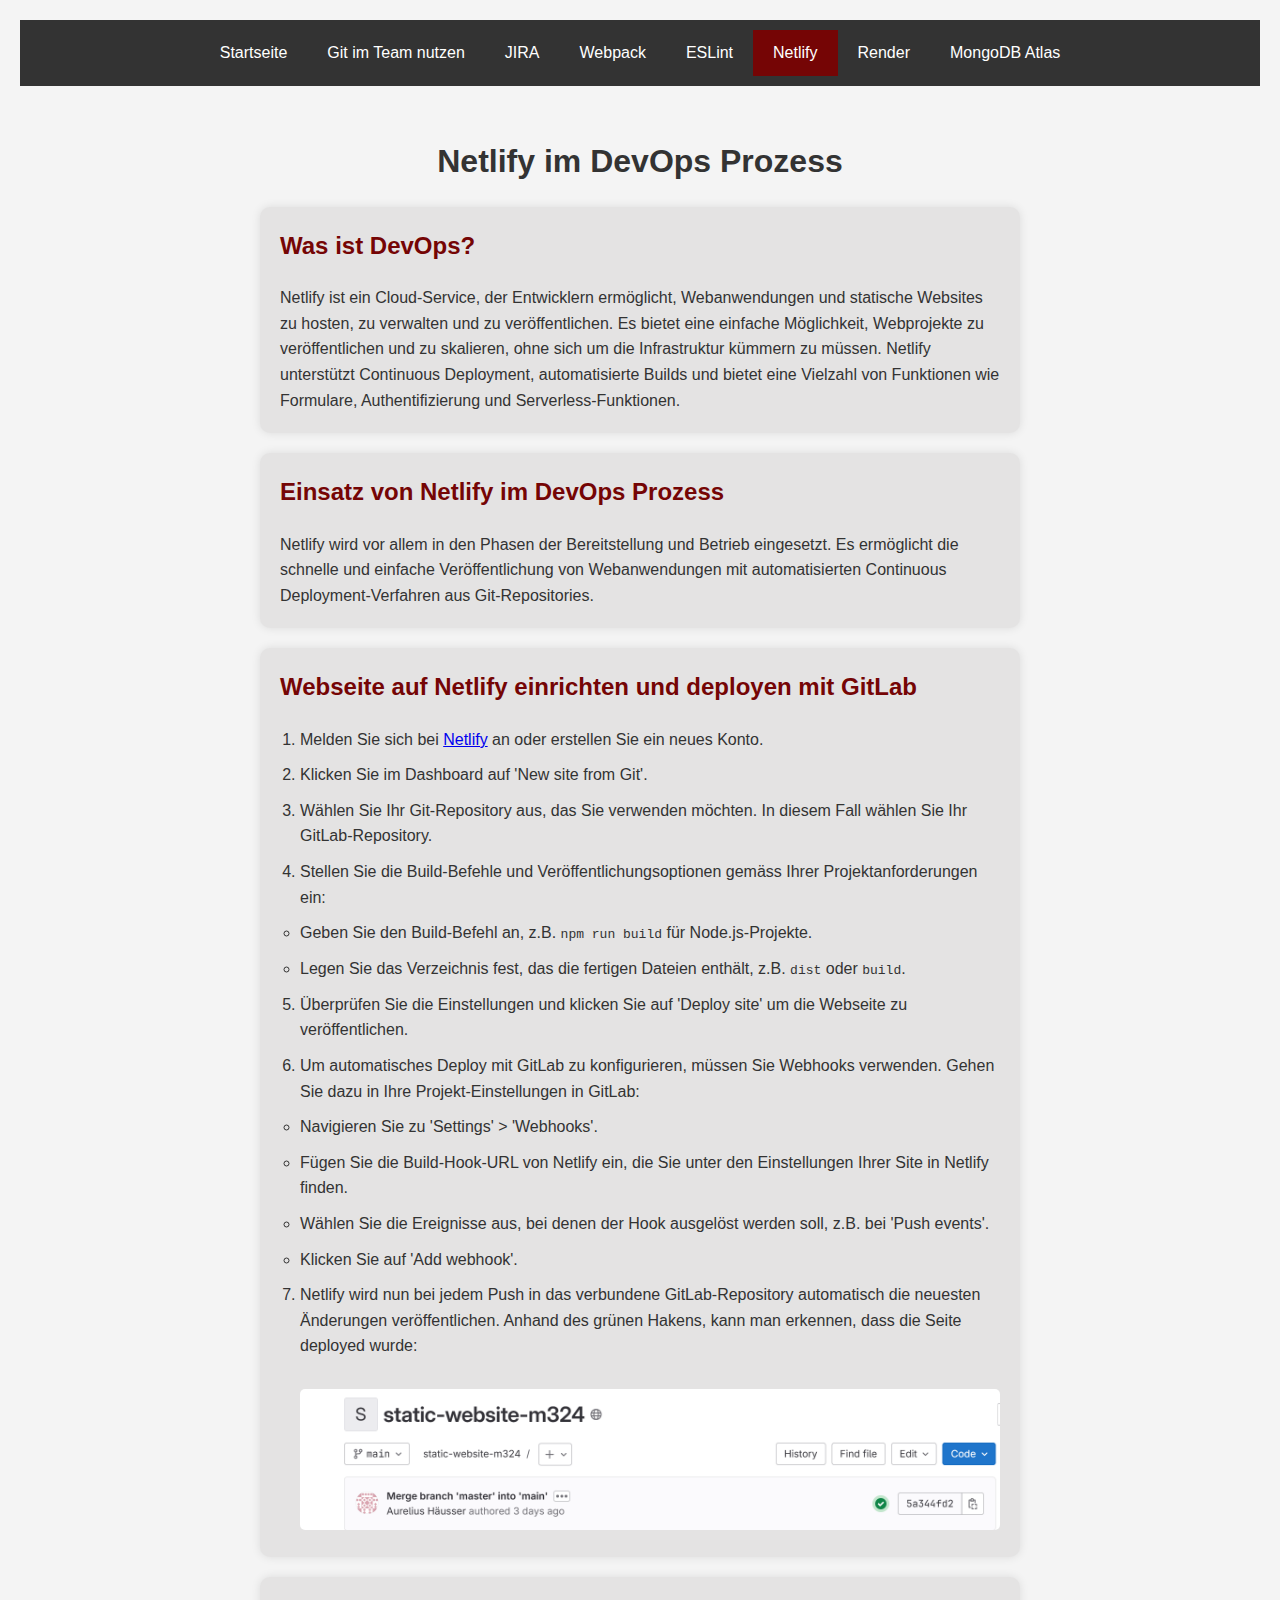
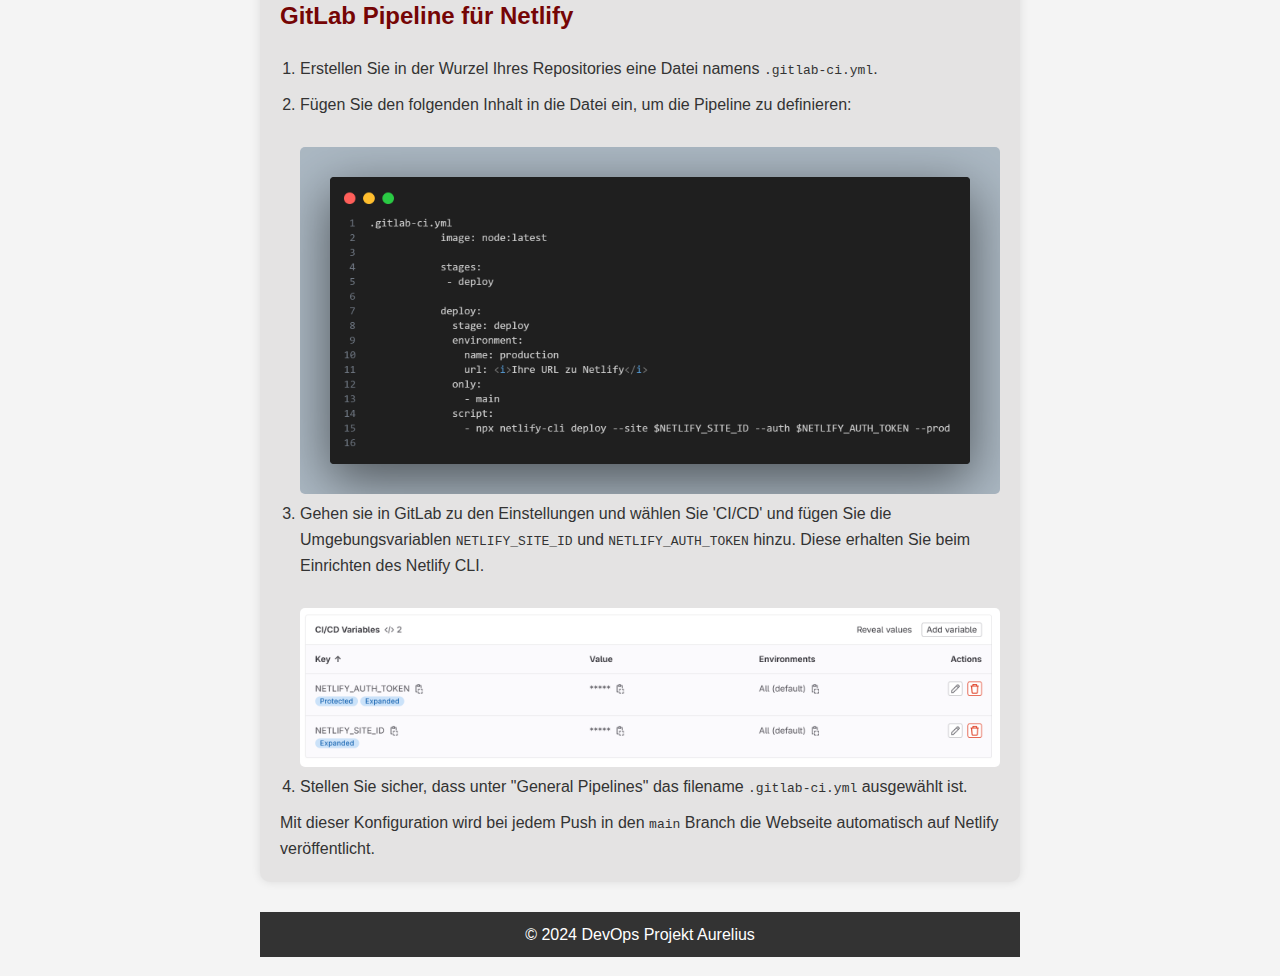
<file: netlify.html>
<!DOCTYPE html>
<html lang="de">
  <head>
    <meta charset="UTF-8" />
    <meta name="viewport" content="width=device-width, initial-scale=1.0" />
    <link rel="stylesheet" href="styles/main.css" />
    <title>Netlify im DevOps Prozess</title>
  </head>
  <body>
    <div class="navbar">
      <a href="index.html">Startseite</a>
      <a href="git.html">Git im Team nutzen</a>
      <a href="jira.html">JIRA</a>
      <a href="webpack.html">Webpack</a>
      <a href="eslint.html">ESLint</a>
      <a href="netlify.html" class="active">Netlify</a>
      <a href="render.html">Render</a>
      <a href="mongodb-atlas.html">MongoDB Atlas</a>
    </div>
    <div class="container">
      <header>
        <h1>Netlify im DevOps Prozess</h1>
      </header>
      <section>
        <h2>Was ist DevOps?</h2>
        <p>
          Netlify ist ein Cloud-Service, der Entwicklern ermöglicht,
          Webanwendungen und statische Websites zu hosten, zu verwalten und zu
          veröffentlichen. Es bietet eine einfache Möglichkeit, Webprojekte zu
          veröffentlichen und zu skalieren, ohne sich um die Infrastruktur
          kümmern zu müssen. Netlify unterstützt Continuous Deployment,
          automatisierte Builds und bietet eine Vielzahl von Funktionen wie
          Formulare, Authentifizierung und Serverless-Funktionen.
        </p>
      </section>
      <section>
        <h2>Einsatz von Netlify im DevOps Prozess</h2>
        <p>
          Netlify wird vor allem in den Phasen der Bereitstellung und Betrieb
          eingesetzt. Es ermöglicht die schnelle und einfache Veröffentlichung
          von Webanwendungen mit automatisierten Continuous Deployment-Verfahren
          aus Git-Repositories.
        </p>
      </section>
      <section>
        <h2>Webseite auf Netlify einrichten und deployen mit GitLab</h2>
        <ol>
          <li>
            Melden Sie sich bei <a href="https://netlify.com">Netlify</a> an
            oder erstellen Sie ein neues Konto.
          </li>
          <li>Klicken Sie im Dashboard auf 'New site from Git'.</li>
          <li>
            Wählen Sie Ihr Git-Repository aus, das Sie verwenden möchten. In
            diesem Fall wählen Sie Ihr GitLab-Repository.
          </li>
          <li>
            Stellen Sie die Build-Befehle und Veröffentlichungsoptionen gemäss
            Ihrer Projektanforderungen ein:
          </li>
          <ul>
            <li>
              Geben Sie den Build-Befehl an, z.B. <code>npm run build</code> für
              Node.js-Projekte.
            </li>
            <li>
              Legen Sie das Verzeichnis fest, das die fertigen Dateien enthält,
              z.B. <code>dist</code> oder <code>build</code>.
            </li>
          </ul>
          <li>
            Überprüfen Sie die Einstellungen und klicken Sie auf 'Deploy site'
            um die Webseite zu veröffentlichen.
          </li>
          <li>
            Um automatisches Deploy mit GitLab zu konfigurieren, müssen Sie
            Webhooks verwenden. Gehen Sie dazu in Ihre Projekt-Einstellungen in
            GitLab:
          </li>
          <ul>
            <li>Navigieren Sie zu 'Settings' > 'Webhooks'.</li>
            <li>
              Fügen Sie die Build-Hook-URL von Netlify ein, die Sie unter den
              Einstellungen Ihrer Site in Netlify finden.
            </li>
            <li>
              Wählen Sie die Ereignisse aus, bei denen der Hook ausgelöst werden
              soll, z.B. bei 'Push events'.
            </li>
            <li>Klicken Sie auf 'Add webhook'.</li>
          </ul>
          <li>
            Netlify wird nun bei jedem Push in das verbundene GitLab-Repository
            automatisch die neuesten Änderungen veröffentlichen. Anhand des
            grünen Hakens, kann man erkennen, dass die Seite deployed wurde:
          </li>
          <img src="./resources/netlify-icon.png" alt="Netlify-Deploy" />
        </ol>
      </section>
      <section>
        <h2>GitLab Pipeline für Netlify</h2>
        <ol>
          <li>
            Erstellen Sie in der Wurzel Ihres Repositories eine Datei namens
            <code>.gitlab-ci.yml</code>.
          </li>
          <li>
            Fügen Sie den folgenden Inhalt in die Datei ein, um die Pipeline zu
            definieren:
          </li>
          <img src="./resources/netlify-yml.png" alt="yml-File-Code" />
          <li>
            Gehen sie in GitLab zu den Einstellungen und wählen Sie 'CI/CD' und
            fügen Sie die Umgebungsvariablen <code>NETLIFY_SITE_ID</code> und
            <code>NETLIFY_AUTH_TOKEN</code> hinzu. Diese erhalten Sie beim
            Einrichten des Netlify CLI.
          </li>
          <img src="./resources/netlify-ci-cd.png" alt="CI/CD-variables" />
          <li>
            Stellen Sie sicher, dass unter "General Pipelines" das filename
            <code>.gitlab-ci.yml</code> ausgewählt ist.
          </li>
        </ol>
        <p>
          Mit dieser Konfiguration wird bei jedem Push in den <code>main</code>
          Branch die Webseite automatisch auf Netlify veröffentlicht.
        </p>
      </section>

      <footer>
        <p>© 2024 DevOps Projekt Aurelius</p>
      </footer>
    </div>
  </body>
</html>
</file>
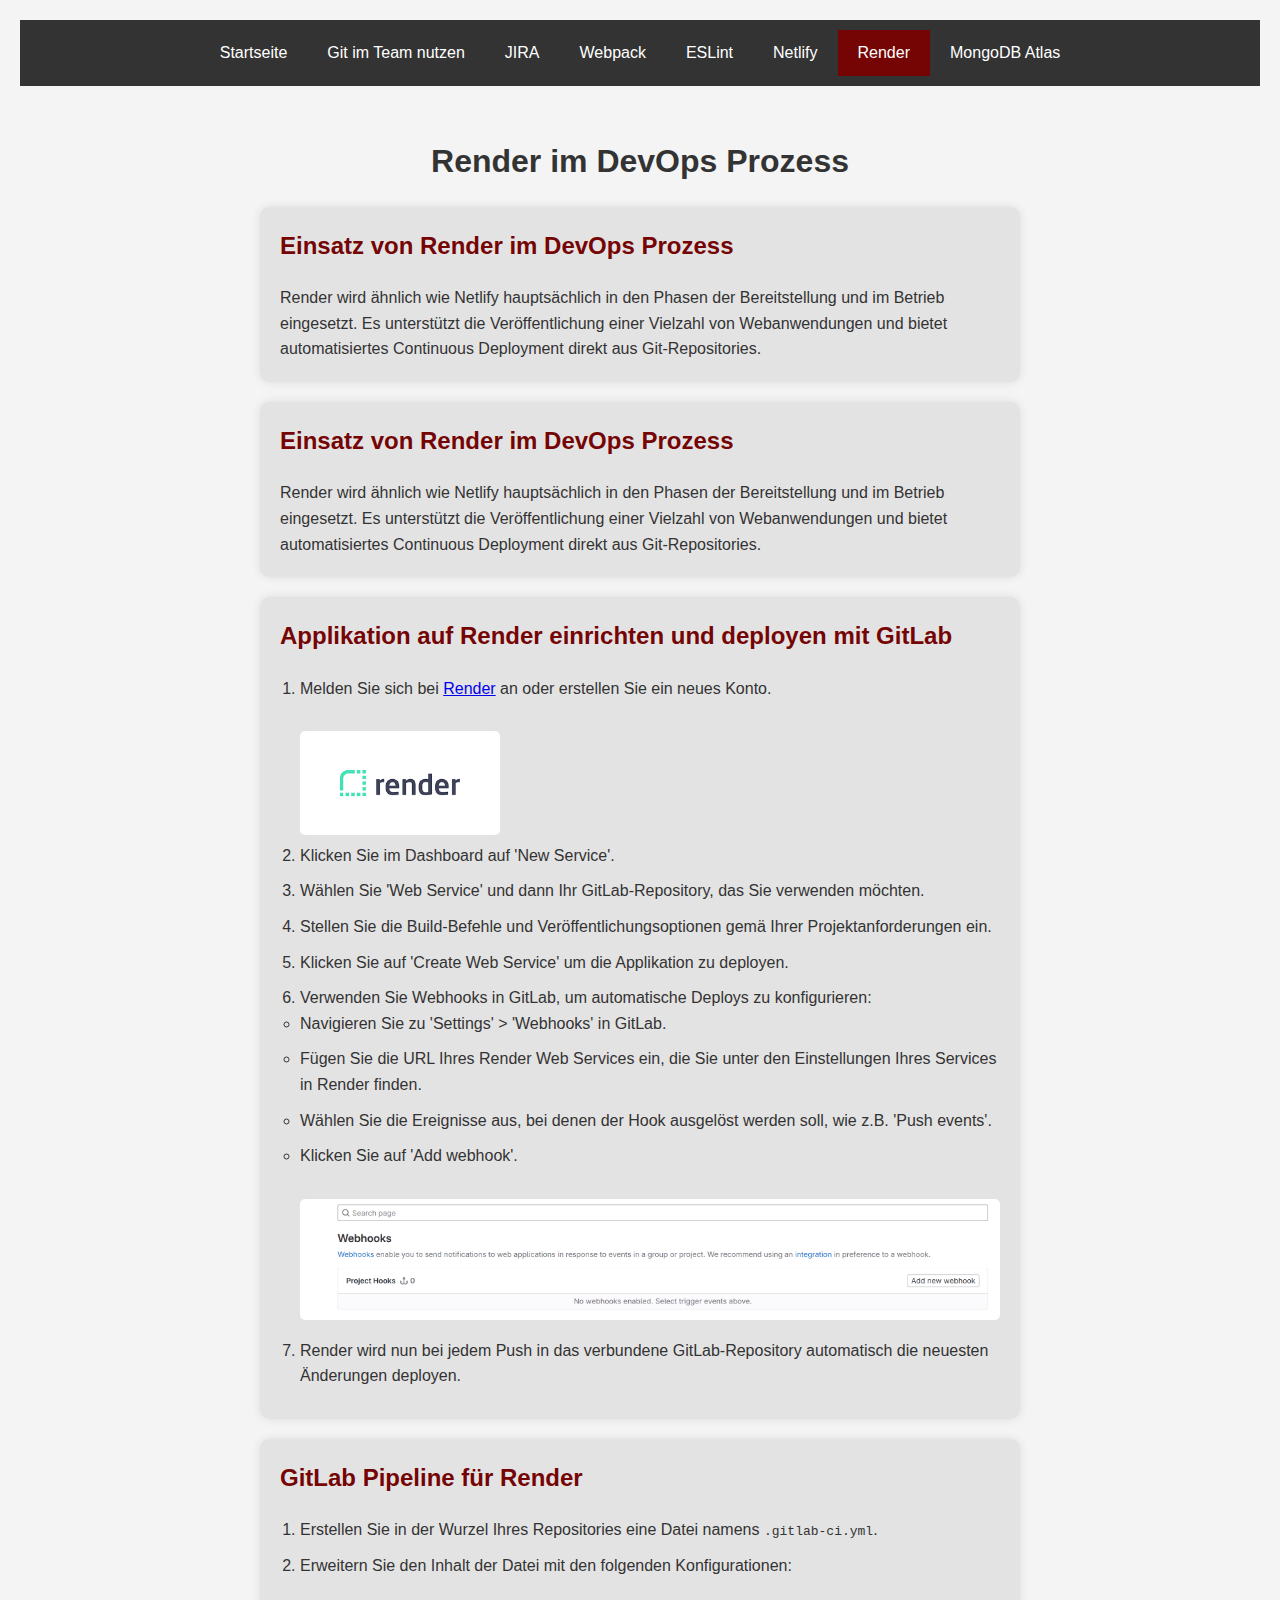
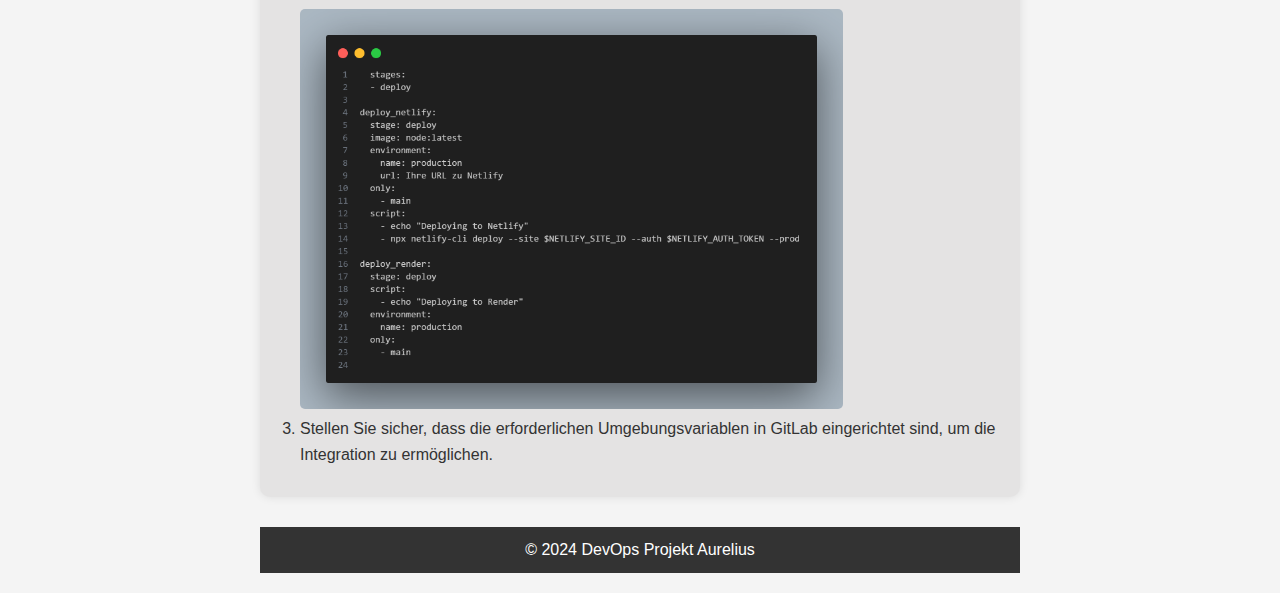
<file: render.html>
<!DOCTYPE html>
<html lang="de">
  <head>
    <meta charset="UTF-8" />
    <meta name="viewport" content="width=device-width, initial-scale=1.0" />
    <link rel="stylesheet" href="styles/main.css" />
    <title>Render im DevOps Prozess</title>
  </head>
  <body>
    <div class="navbar">
      <a href="index.html">Startseite</a>
      <a href="git.html">Git im Team nutzen</a>
      <a href="jira.html">JIRA</a>
      <a href="webpack.html">Webpack</a>
      <a href="eslint.html">ESLint</a>
      <a href="netlify.html">Netlify</a>
      <a href="render.html" class="active">Render</a>
      <a href="mongodb-atlas.html">MongoDB Atlas</a>
    </div>
    <div class="container">
      <header>
        <h1>Render im DevOps Prozess</h1>
      </header>
      <section>
        <h2>Einsatz von Render im DevOps Prozess</h2>

        <p>
          Render wird ähnlich wie Netlify hauptsächlich in den Phasen der
          Bereitstellung und im Betrieb eingesetzt. Es unterstützt die
          Veröffentlichung einer Vielzahl von Webanwendungen und bietet
          automatisiertes Continuous Deployment direkt aus Git-Repositories.
        </p>
      </section>
      <section>
        <h2>Einsatz von Render im DevOps Prozess</h2>
        <p>
          Render wird ähnlich wie Netlify hauptsächlich in den Phasen der
          Bereitstellung und im Betrieb eingesetzt. Es unterstützt die
          Veröffentlichung einer Vielzahl von Webanwendungen und bietet
          automatisiertes Continuous Deployment direkt aus Git-Repositories.
        </p>
      </section>
      <section>
        <h2>Applikation auf Render einrichten und deployen mit GitLab</h2>
        <ol>
          <li>
            Melden Sie sich bei <a href="https://render.com">Render</a> an oder
            erstellen Sie ein neues Konto.
          </li>
          <img
            src="./resources/render-logo.png"
            alt="Render Logo"
            width="200"
            height="100"
          />
          <li>Klicken Sie im Dashboard auf 'New Service'.</li>
          <li>
            Wählen Sie 'Web Service' und dann Ihr GitLab-Repository, das Sie
            verwenden möchten.
          </li>
          <li>
            Stellen Sie die Build-Befehle und Veröffentlichungsoptionen gemä
            Ihrer Projektanforderungen ein.
          </li>
          <li>
            Klicken Sie auf 'Create Web Service' um die Applikation zu deployen.
          </li>
          <li>
            Verwenden Sie Webhooks in GitLab, um automatische Deploys zu
            konfigurieren:
            <ul>
              <li>Navigieren Sie zu 'Settings' > 'Webhooks' in GitLab.</li>
              <li>
                Fügen Sie die URL Ihres Render Web Services ein, die Sie unter
                den Einstellungen Ihres Services in Render finden.
              </li>
              <li>
                Wählen Sie die Ereignisse aus, bei denen der Hook ausgelöst
                werden soll, wie z.B. 'Push events'.
              </li>
              <li>Klicken Sie auf 'Add webhook'.</li>
              <img
                src="./resources/render-weebhook.png"
                alt="Render Webhook in
              GitLab"
              />
            </ul>
          </li>
          <li>
            Render wird nun bei jedem Push in das verbundene GitLab-Repository
            automatisch die neuesten Änderungen deployen.
          </li>
        </ol>
      </section>
      <section>
        <h2>GitLab Pipeline für Render</h2>
        <ol>
          <li>
            Erstellen Sie in der Wurzel Ihres Repositories eine Datei namens
            <code>.gitlab-ci.yml</code>.
          </li>
          <li>
            Erweitern Sie den Inhalt der Datei mit den folgenden
            Konfigurationen:
          </li>
          <img src="./resources/render-yml.png" alt="Erweiterung yml-File" />
          <li>
            Stellen Sie sicher, dass die erforderlichen Umgebungsvariablen in
            GitLab eingerichtet sind, um die Integration zu ermöglichen.
          </li>
        </ol>
      </section>
      <footer>
        <p>© 2024 DevOps Projekt Aurelius</p>
      </footer>
    </div>
  </body>
</html>
</file>
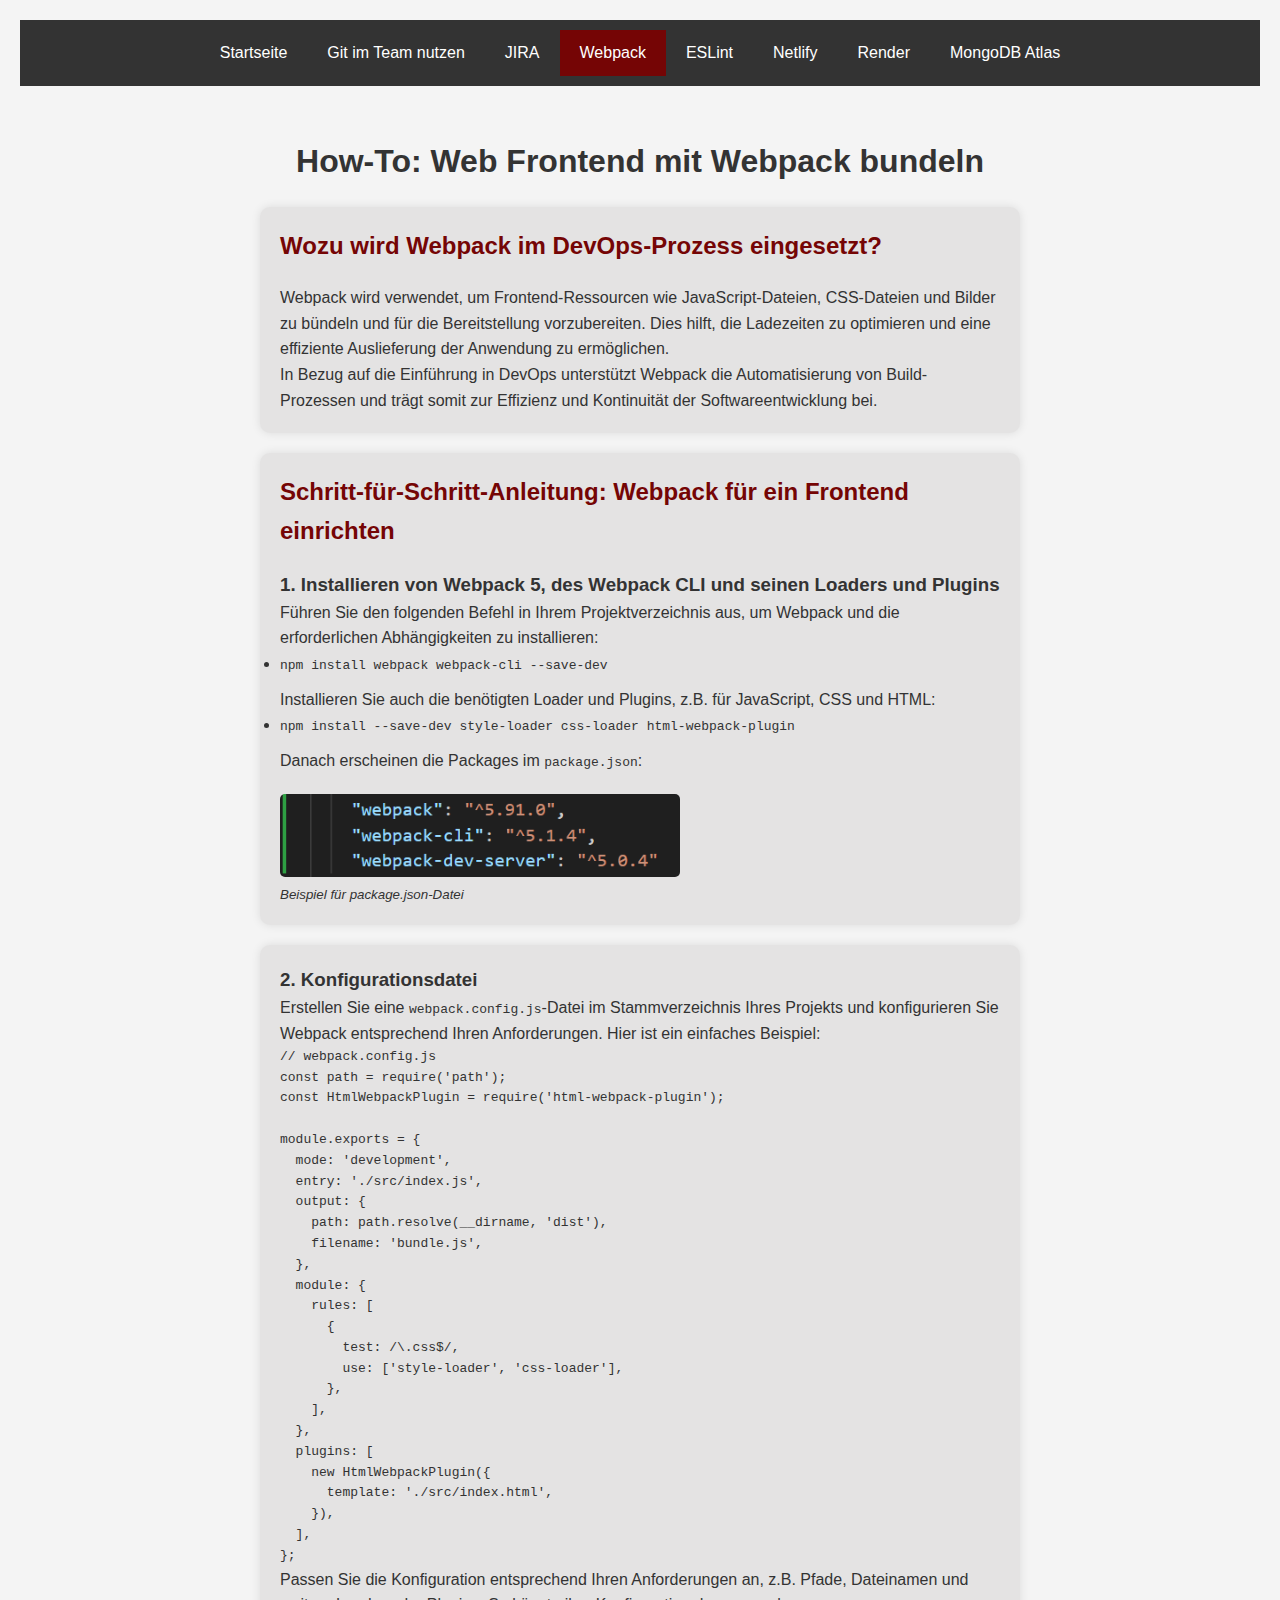
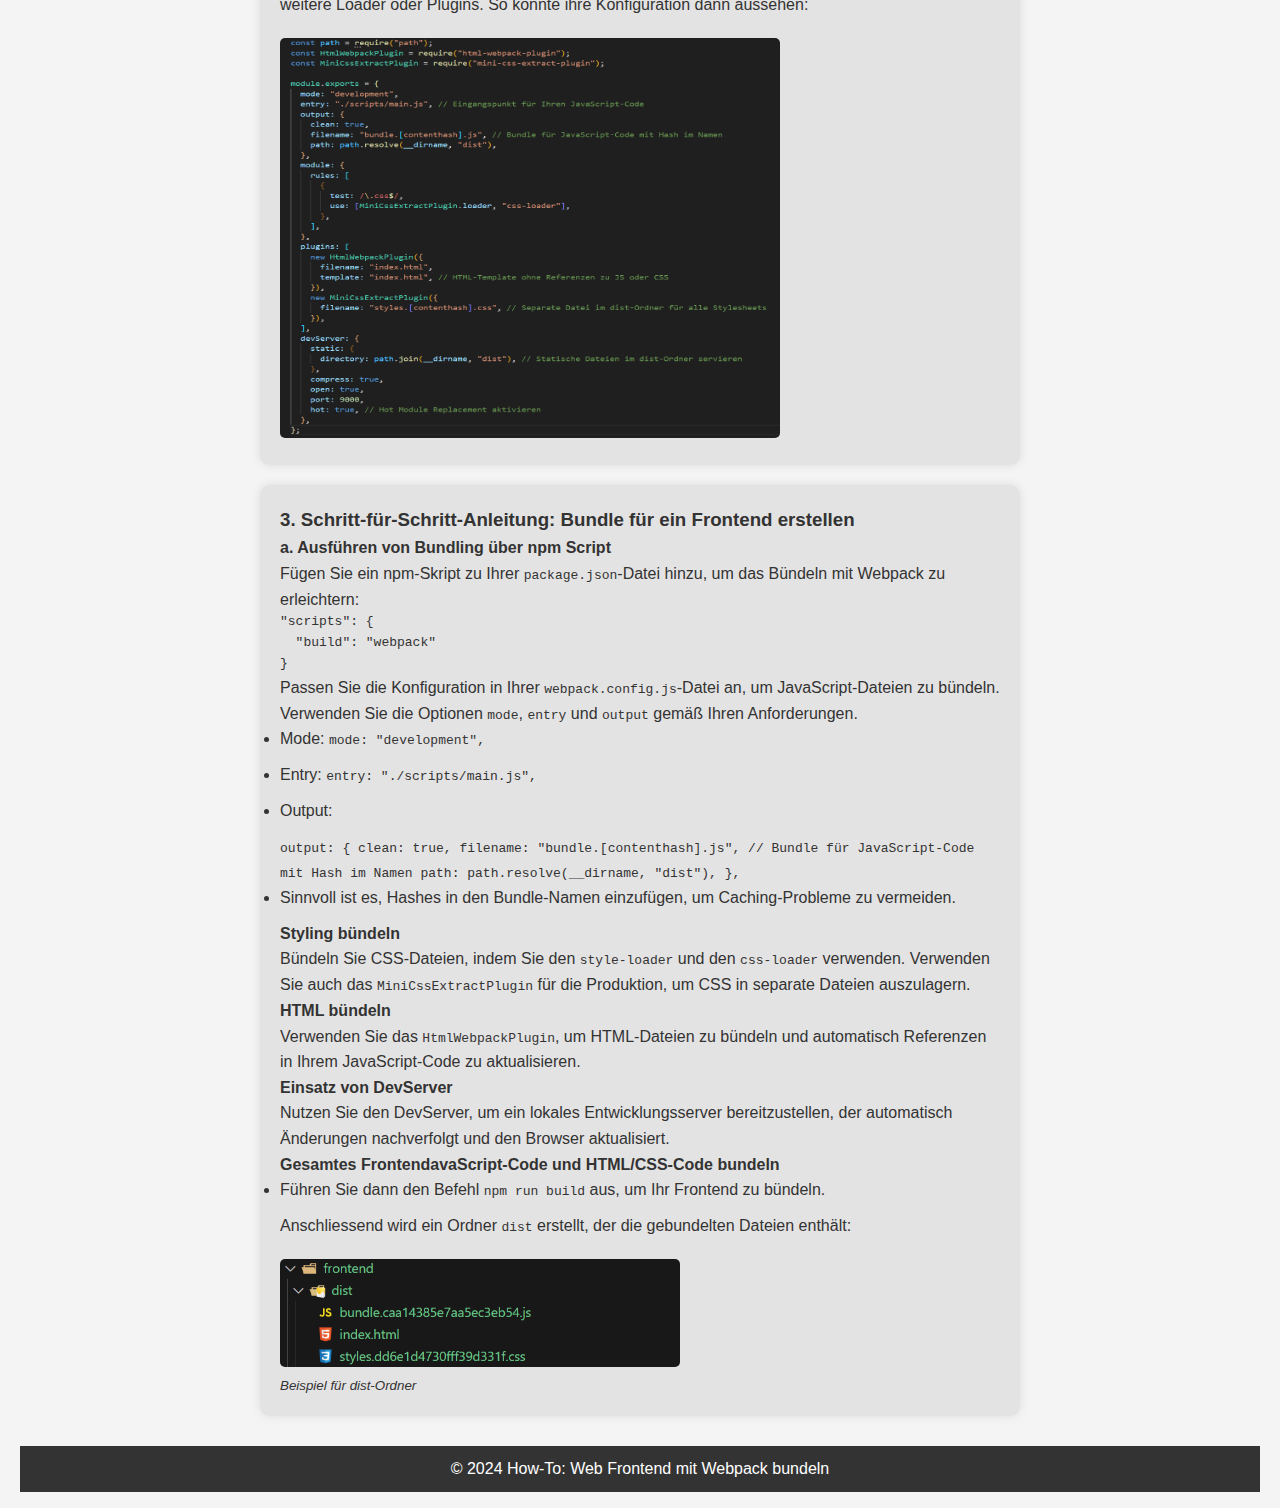
<file: webpack.html>
<!DOCTYPE html>
<html lang="de">
  <head>
    <meta charset="UTF-8" />
    <meta name="viewport" content="width=device-width, initial-scale=1.0" />
    <title>How-To: Web Frontend mit Webpack bundeln</title>
    <link rel="stylesheet" href="./styles/main.css" />
  </head>
  <body>
    <nav class="navbar">
      <a href="index.html">Startseite</a>
      <a href="git.html">Git im Team nutzen</a>
      <a href="jira.html">JIRA</a>
      <a href="webpack.html" class="active">Webpack</a>
      <a href="eslint.html">ESLint</a>
      <a href="netlify.html">Netlify</a>
      <a href="render.html">Render</a>
      <a href="mongodb-atlas.html">MongoDB Atlas</a>
    </nav>

    <h1>How-To: Web Frontend mit Webpack bundeln</h1>

    <div class="container">
      <section>
        <h2>Wozu wird Webpack im DevOps-Prozess eingesetzt?</h2>
        <p>
          Webpack wird verwendet, um Frontend-Ressourcen wie JavaScript-Dateien,
          CSS-Dateien und Bilder zu bündeln und für die Bereitstellung
          vorzubereiten. Dies hilft, die Ladezeiten zu optimieren und eine
          effiziente Auslieferung der Anwendung zu ermöglichen.
        </p>
        <p>
          In Bezug auf die Einführung in DevOps unterstützt Webpack die
          Automatisierung von Build-Prozessen und trägt somit zur Effizienz und
          Kontinuität der Softwareentwicklung bei.
        </p>
      </section>
      <section>
        <h2>
          Schritt-für-Schritt-Anleitung: Webpack für ein Frontend einrichten
        </h2>
        <h3>
          1. Installieren von Webpack 5, des Webpack CLI und seinen Loaders und
          Plugins
        </h3>
        <p>
          Führen Sie den folgenden Befehl in Ihrem Projektverzeichnis aus, um
          Webpack und die erforderlichen Abhängigkeiten zu installieren:
        </p>
        <li><code>npm install webpack webpack-cli --save-dev</code></li>
        <p>
          Installieren Sie auch die benötigten Loader und Plugins, z.B. für
          JavaScript, CSS und HTML:
        </p>
        <li>
          <code
            >npm install --save-dev style-loader css-loader
            html-webpack-plugin</code
          >
        </li>
        Danach erscheinen die Packages im <code>package.json</code>:
        <img
          src="/resources/webpackpackage.png"
          alt="Webpack-Packages"
          width="400"
          height="auto"
        />
        <figure>Beispiel für package.json-Datei</figure>
      </section>

      <section>
        <h3>2. Konfigurationsdatei</h3>
        <p>
          Erstellen Sie eine <code>webpack.config.js</code>-Datei im
          Stammverzeichnis Ihres Projekts und konfigurieren Sie Webpack
          entsprechend Ihren Anforderungen. Hier ist ein einfaches Beispiel:
        </p>
        <pre><code>// webpack.config.js
const path = require('path');
const HtmlWebpackPlugin = require('html-webpack-plugin');

module.exports = {
  mode: 'development',
  entry: './src/index.js',
  output: {
    path: path.resolve(__dirname, 'dist'),
    filename: 'bundle.js',
  },
  module: {
    rules: [
      {
        test: /\.css$/,
        use: ['style-loader', 'css-loader'],
      },
    ],
  },
  plugins: [
    new HtmlWebpackPlugin({
      template: './src/index.html',
    }),
  ],
};</code></pre>
        <p>
          Passen Sie die Konfiguration entsprechend Ihren Anforderungen an, z.B.
          Pfade, Dateinamen und weitere Loader oder Plugins. So könnte ihre
          Konfiguration dann aussehen:
        </p>
        <img
          src="/resources/webpackconfig.png"
          alt="Webpack-Konfiguration"
          width="500"
          height="auto"
        />
      </section>

      <section>
        <h3>
          3. Schritt-für-Schritt-Anleitung: Bundle für ein Frontend erstellen
        </h3>
        <h4>a. Ausführen von Bundling über npm Script</h4>
        <p>
          Fügen Sie ein npm-Skript zu Ihrer <code>package.json</code>-Datei
          hinzu, um das Bündeln mit Webpack zu erleichtern:
        </p>
        <pre><code>"scripts": {
  "build": "webpack"
}</code></pre>
        <p>
          Passen Sie die Konfiguration in Ihrer
          <code>webpack.config.js</code>-Datei an, um JavaScript-Dateien zu
          bündeln. Verwenden Sie die Optionen <code>mode</code>,
          <code>entry</code> und <code>output</code> gemäß Ihren Anforderungen.
          <li>Mode: <code>mode: "development",</code></li>
          <li>Entry: <code>entry: "./scripts/main.js",</code></li>
          <li>Output:</li>
          <code
            >output: { clean: true, filename: "bundle.[contenthash].js", //
            Bundle für JavaScript-Code mit Hash im Namen path:
            path.resolve(__dirname, "dist"), },</code
          >
        </p>
        <li>
          Sinnvoll ist es, Hashes in den Bundle-Namen einzufügen, um
          Caching-Probleme zu vermeiden.
        </li>

        <h4>Styling bündeln</h4>
        <p>
          Bündeln Sie CSS-Dateien, indem Sie den <code>style-loader</code> und
          den <code>css-loader</code> verwenden. Verwenden Sie auch das
          <code>MiniCssExtractPlugin</code>
          für die Produktion, um CSS in separate Dateien auszulagern.
        </p>

        <h4>HTML bündeln</h4>
        <p>
          Verwenden Sie das <code>HtmlWebpackPlugin</code>, um HTML-Dateien zu
          bündeln und automatisch Referenzen in Ihrem JavaScript-Code zu
          aktualisieren.
        </p>

        <h4>Einsatz von DevServer</h4>
        <p>
          Nutzen Sie den DevServer, um ein lokales Entwicklungsserver
          bereitzustellen, der automatisch Änderungen nachverfolgt und den
          Browser aktualisiert.
        </p>
        <h4>Gesamtes FrontendavaScript-Code und HTML/CSS-Code bundeln</h4>
        <li>
          Führen Sie dann den Befehl <code>npm run build</code> aus, um Ihr
          Frontend zu bündeln.
        </li>
        <p>
          Anschliessend wird ein Ordner <code>dist</code> erstellt, der die
          gebundelten Dateien enthält:
        </p>
        <img
          src="/resources/dist.png"
          alt="Webpack-Dist"
          width="400"
          height="auto"
        />
        <figure>Beispiel für dist-Ordner</figure>
      </section>
    </div>

    <footer>
      <p>© 2024 How-To: Web Frontend mit Webpack bundeln</p>
    </footer>
  </body>
</html>
</file>
<file: styles/main.css>
/* Grundlegende Stildefinitionen */
* {
  margin: 0;
  padding: 0;
  box-sizing: border-box;
}

body,
h1,
h2,
h3,
p,
ol,
li,
footer {
  font-family: "Helvetica Neue", Arial, sans-serif;
  line-height: 1.6;
}

body {
  background: #f4f4f4;
  color: #333;
  padding: 20px;
}

/* Navigation Bar Stil */
.navbar {
  display: flex;
  justify-content: center;
  align-items: center;
  background-color: #333;
  padding: 10px 0;
  margin-bottom: 50px;
}

.navbar a {
  color: white;
  padding: 10px 20px;
  text-decoration: none;
  transition: background-color 0.3s;
}

.navbar a:hover,
.navbar a.active {
  background-color: #750505;
}

/* Container für den Inhalt */
.container {
  max-width: 800px;
  margin: 0 auto;
  padding: 0 20px;
}

/* Sections-Stil */
section {
  background-color: #e4e3e3;
  border-radius: 10px;
  padding: 20px;
  box-shadow: 0 0 10px rgba(0, 0, 0, 0.1);
  margin-bottom: 20px;
}

/* Flex Container */
.flex-container {
  display: flex;
  align-items: flex-start;
  justify-content: space-between;
}

.instruction-container,
.image-container {
  flex: 1;
  padding: 10px;
}

.image-container img {
  max-width: 100%;
  height: auto;
  border-radius: 5px;
}

@media screen and (max-width: 768px) {
  .flex-container {
    flex-direction: column;
  }

  .image-container img {
    max-width: 100%;
    margin-top: 20px;
  }
}

h1 {
  text-align: center;
  margin-bottom: 20px;
}
h2 {
  text-align: left;
  margin-bottom: 20px;
}

h2 {
  color: #750505;
}

/* Bilder Stil */
img {
  max-width: 100%;
  max-height: 400px;
  height: auto;
  border-radius: 5px;
  margin-top: 20px;
}

/* Listen-Stil */
ol {
  margin-left: 20px;
}

li {
  margin-bottom: 10px;
}

/* Footer Stil */
footer {
  text-align: center;
  background-color: #333;
  color: white;
  padding: 10px;
  margin-top: 30px;
}

/* Responsiveness */
@media screen and (max-width: 768px) {
  .navbar {
    flex-direction: column;
  }

  .navbar a {
    width: 100%;
    text-align: center;
    margin-bottom: 10px;
  }

  .container {
    padding: 10px;
  }

  .flex-container {
    flex-direction: column;
  }

  .instruction-container,
  .image-container {
    flex: none;
    margin-bottom: 20px;
  }

  img {
    max-width: 100%;
  }
}

figure {
  font-size: smaller;
  font-style: italic;
}
</file>
